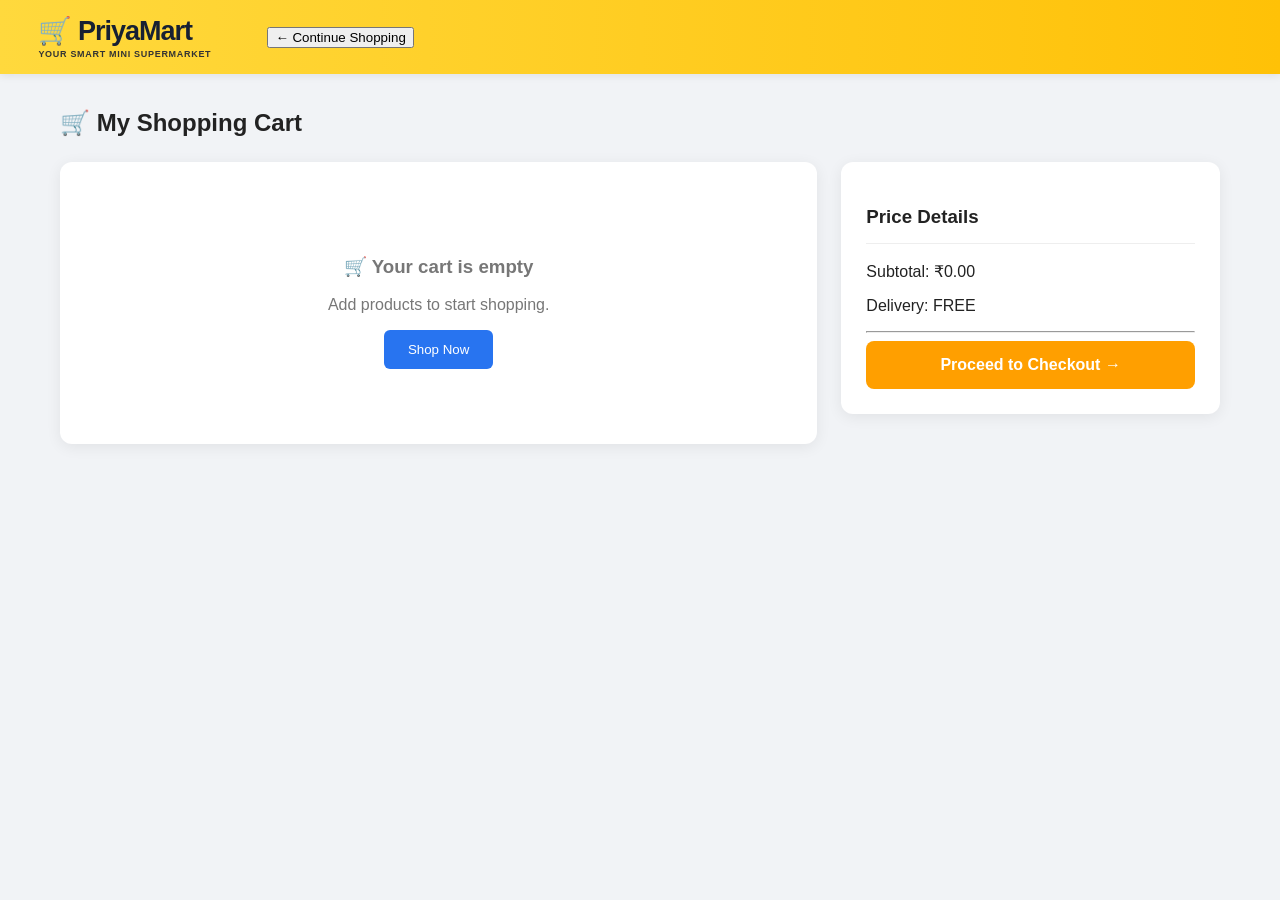
<file: frontend/cart.html>
<!DOCTYPE html>
<html lang="en">
<head>
    <meta charset="UTF-8">
    <meta name="viewport" content="width=device-width, initial-scale=1.0">
    <title>My Cart | PriyaMart</title>
    <link rel="stylesheet" href="style.css">
    <link rel="stylesheet" href="cart.css">
</head>
<body>

<header class="main-header">
    <div class="logo-area"
         onclick="window.location.href='home.html'"
         style="cursor:pointer">
        <h1>🛒 PriyaMart</h1>
        <span>YOUR SMART MINI SUPERMARKET</span>
    </div>

    <button onclick="window.location.href='home.html'">
        ← Continue Shopping
    </button>
</header>

<main class="cart-page">
    <h2>🛒 My Shopping Cart</h2>

    <div class="cart-layout">
        <section class="cart-products">
            <div id="cartItems">
                Your cart is empty.
            </div>
        </section>

        <aside class="cart-summary">
            <h3>Price Details</h3>
            <p>Subtotal: ₹<span id="cartTotal">0.00</span></p>
            <p>Delivery: FREE</p>
            <hr>
            <button class="checkout-btn" onclick="checkout()">
                Proceed to Checkout →
            </button>
        </aside>
    </div>

    <section id="checkoutSection" style="display:none">
        <h2>🚚 Delivery Address</h2>

        <form id="checkoutForm" onsubmit="confirmOrder(event)">
            <input id="deliveryName" placeholder="Full Name" required>
            <input id="deliveryPhone" placeholder="10-digit Phone"
                   pattern="[0-9]{10}" required>
            <textarea id="deliveryAddress"
                      placeholder="Door No., Street, Area" required></textarea>
            <input id="deliveryCity" placeholder="City" required>
            <input id="deliveryState" placeholder="State" required>
            <input id="deliveryPincode" placeholder="6-digit Pincode"
                   pattern="[0-9]{6}" required>

            <h3>💳 Cash on Delivery</h3>
            <p>Pay when your order arrives.</p>

            <button type="submit" class="checkout-btn">
                Confirm Order
            </button>
        </form>
    </section>
</main>

<!-- Full Screen Order Success -->
<div id="orderSuccessScreen" class="order-success-screen">
    <div class="success-content">
        <div class="success-check">✓</div>

        <h1>Order Placed Successfully!</h1>
        <p class="success-subtitle">
            Thank you for shopping with PriyaMart!
        </p>

        <div class="success-details">
            <p>Order ID: <strong id="successOrderId"></strong></p>
            <p>Total Amount: <strong id="successTotal"></strong></p>
            <p>Payment: <strong id="successPayment"></strong></p>
        </div>

        <button onclick="window.location.href='home.html'">
            Continue Shopping →
        </button>
    </div>
</div>


<script src="cart.js"></script>


</body>
</html>
</file>
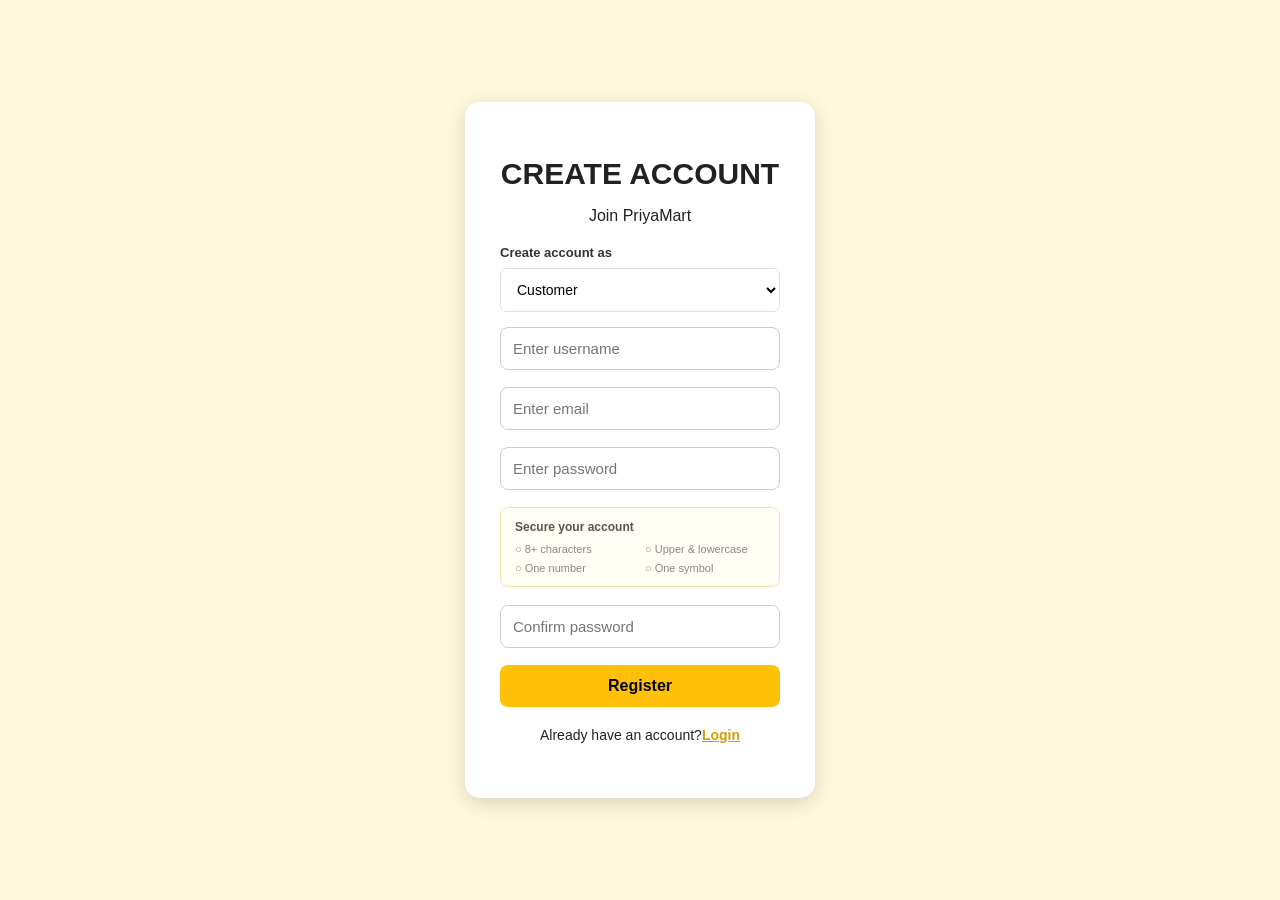
<file: frontend/register.html>
<!DOCTYPE html>
<html lang="en">
<head>
    <meta charset="UTF-8">
    <meta name="viewport" content="width=device-width, initial-scale=1.0">
    <title>Register-PriyaMart</title>
    <link rel="stylesheet" href="style.css">
</head>
<body>
    <div class="register-page">
        <div class="register-box">
            <h1>CREATE ACCOUNT</h1>
            <p>Join PriyaMart</p>
            
<div class="account-type">
    <label for="accountType">Create account as</label>

    <select id="accountType">
        <option value="BUYER">Customer</option>
        <option value="SELLER">Seller</option>
    </select>
</div>

         <input type="text" id="username" placeholder="Enter username">
          <small id="usernameError"></small>
         <input type="email" id="email" placeholder="Enter email">
         <small id="emailError"></small>
         <input type="password" id="password" placeholder="Enter password">
          <small id="passwordError"></small>
          <div class="password-guide" id="passwordGuide">
          <p class="password-title">Secure your account</p>

          <div class="password-rules">
        <span id="ruleLength">○ 8+ characters</span>
             <span id="ruleCase">○ Upper & lowercase</span>
            <span id="ruleNumber">○ One number</span>
              <span id="ruleSymbol">○ One symbol</span>
          </div>
         </div>
         <input type="password" id="confirmPassword" placeholder="Confirm password">
         <small id="confirmPasswordError"></small>
         <div id="registerSuccess" class="register-success"></div>
         <button onclick="register()">Register</button>
         <p class="login-text"> Already have an account?<a href="index.html">Login</a></p>

        </div>
    </div>
    <script src="register.js"></script>
</body>
</html>
</file>
<file: frontend/style.css>
body {
    margin: 0;
    font-family: Arial, sans-serif;
}

.splash-screen {
    height: 100vh;
    background: #ffd43b;

    display: flex;
    flex-direction: column;
    justify-content: center;
    align-items: center;
}

.splash-screen h2 {
    font-size: 30px;
    margin: 10px;
}

.splash-screen h1 {
    font-size: 60px;
    margin: 10px;
}

.splash-screen p {
    font-size: 20px;
    margin: 10px;
}
.splash-screen h2 {
    overflow:hidden;
    white-space:nowrap;
    width: 0;
    animation: welcome 2s steps(14) forwards;
}

@keyframes welcome {
    from {
        width: 0;
    }

    to {
        width: 17ch;
    }
}
.login-page{
    display:none;
    height:100vh;
    justify-content:center;
    align-items: center;
    background-color: #fff8dc;
    
}
.login-box{
    width:350px;
    padding:35px;
    background-color: white;
    border-radius:15px;
    text-align: center;
    box-shadow: 0 5px 20px rgba(0,0,0,0.15);
}
.login-box h2{
    margin-bottom:10px;
    font-size:30px;
}
.login-box p{
    margin-bottom:20px;
}

.login-box input{
    width:100%;
    padding:12px;
    margin-bottom:15px;
    border:1px solid #ccc;
    border-radius:8px;
    font-size:15px;
}
.login-box button{
    width:100%;
    padding:12px;
    border:none;
    border-radius:8px;
    background-color: #ffc107;
    font-size:16px;
    font-weight:bold;
    cursor:pointer;
}

.register-text{
    margin-top:20px;
    font-size:14px;

}

.register-text a{
    color:#d89b00;
    font-weight:bold;
}
#usernameError,
#passwordError{
    display: block;
    width:auto;
    height:auto;

    color:red;
    font-size:13px;
    text-align:left;
    border:none;
    outline:none;
    background: transparent;
    box-shadow: none;
    padding:0;
    margin:-8px 0 10px 0;
}

.register-page {
    margin:0;
    padding:0;
    width:100vw;
    min-height:100vh;
    display: flex;
    justify-content: center;
    align-items: center;
    background-color: #fff8dc;
    box-sizing:border-box;
}

.register-box {
    width: 350px;
    padding: 35px;
    background-color: white;
    border-radius: 15px;
    text-align: center;
    box-shadow: 0 5px 20px rgba(0,0,0,0.15);
    box-sizing:border-box;
}

.register-box h1 {
    margin-bottom: 10px;
    font-size: 30px;
}

.register-box p {
    margin-bottom: 20px;
}

.register-box input {
    width: 100%;
    padding: 12px;
    margin-bottom: 15px;
    border: 1px solid #ccc;
    border-radius: 8px;
    font-size: 15px;
    box-sizing: border-box;
}

.register-box button {
    width: 100%;
    padding: 12px;
    border: none;
    border-radius: 8px;
    background-color: #ffc107;
    font-size: 16px;
    font-weight: bold;
    cursor: pointer;
}

.login-text {
    margin-top: 20px;
    font-size: 14px;
}

.login-text a {
    color: #d89b00;
    font-weight: bold;
}

.register-box small {
    display: block;
    width: 100%;
    color: red;
    font-size: 13px;
    text-align: left;
    margin-top: -8px;
    margin-bottom: 10px;
}

* {
    box-sizing: border-box;
}

html {
    scroll-behavior: smooth;
}

body {
    margin: 0;
    font-family: Arial, Helvetica, sans-serif;
    background: #f5f6f8;
    color: #212121;
}

.main-header {
    min-height: 72px;
    background: #ffc107;
    display: flex;
    align-items: center;
    padding: 10px 5%;
    gap: 30px;
    position: sticky;
    top: 0;
    z-index: 1000;
}

.logo-area {
    min-width: 170px;
}

.logo-area h1 {
    margin: 0;
    font-size: 28px;
    font-weight: 800;
}

.logo-area span {
    font-size: 11px;
    font-weight: 600;
}
.main-search {
    flex: 1;
    display: flex;
    background: white;
    border-radius: 6px;
    overflow: hidden;
}

.main-search input {
    flex: 1;
    border: none;
    outline: none;
    padding: 14px 16px;
    font-size: 15px;
}

.search-btn {
    border: none;
    background: white;
    padding: 0 20px;
    cursor: pointer;
    font-weight: 700;
}

.header-actions {
    display: flex;
    align-items: center;
    gap: 22px;
}

.header-item {
    display: flex;
    flex-direction: column;
    cursor: pointer;
    white-space: nowrap;
}

.header-item span {
    font-size: 11px;
}

.header-item strong {
    font-size: 14px;
}

.cart-header {
    position: relative;
}

#cartCount {
    position: absolute;
    top: -10px;
    right: -10px;
    background: #212121;
    color: white;
    border-radius: 50%;
    min-width: 20px;
    height: 20px;
    display: flex;
    justify-content: center;
    align-items: center;
}

.logout-btn {
    border: 1px solid #212121;
    background: transparent;
    padding: 9px 15px;
    border-radius: 5px;
    font-weight: 700;
    cursor: pointer;
}

.category-nav {
    background: white;
    min-height: 45px;
    padding: 0 5%;
    display: flex;
    align-items: center;
    justify-content: center;
    gap: 35px;
    border-bottom: 1px solid #ddd;
}

.category-nav a {
    text-decoration: none;
    color: #333;
    font-size: 14px;
    font-weight: 600;
}

.category-nav a:hover {
    color: #c48c00;
}

.category-nav .offers-link {
    color: #d32f2f;
}

.hero-section {
    width: 92%;
    max-width: 1400px;
    min-height: 360px;
    margin: 22px auto;
    border-radius: 12px;
    background:
        linear-gradient(
            100deg,
            #fff2b8 0%,
            #ffe16b 55%,
            #ffc107 100%
        );
    display: flex;
    align-items: center;
    justify-content: space-between;
    padding: 45px 7%;
    overflow: hidden;
}

.hero-content {
    max-width: 650px;
}

.hero-small {
    font-size: 12px;
    letter-spacing: 2px;
    font-weight: 800;
}

.hero-content h2 {
    font-size: 46px;
    line-height: 1.12;
    margin: 12px 0;
}

.hero-content p {
    font-size: 17px;
    line-height: 1.6;
    color: #555;
}

.hero-content button {
    margin-top: 10px;
    padding: 13px 27px;
    border: none;
    background: #212121;
    color: white;
    border-radius: 6px;
    font-size: 15px;
    font-weight: 700;
    cursor: pointer;
}

.hero-content button:hover {
    background: #000;
}


/* HERO OFFER */

.hero-offer {
    min-width: 230px;
    text-align: center;
    padding: 25px;
}

.hero-offer span {
    font-size: 13px;
    letter-spacing: 3px;
}

.hero-offer strong {
    display: block;
    font-size: 52px;
    line-height: 1;
    margin: 10px 0;
}

.hero-offer p {
    margin: 0;
}

.benefits {
    width: 92%;
    max-width: 1400px;
    margin: 0 auto 25px;
    background: white;
    display: grid;
    grid-template-columns: repeat(4, 1fr);
    border-radius: 8px;
    border: 1px solid #e6e6e6;
}

.benefit-item {
    display: flex;
    align-items: center;
    gap: 12px;
    padding: 18px 20px;
    border-right: 1px solid #eee;
}

.benefit-item:last-child {
    border-right: none;
}

.benefit-item > span {
    font-size: 23px;
}

.benefit-item strong {
    display: block;
    font-size: 14px;
}

.benefit-item p {
    margin: 4px 0 0;
    font-size: 12px;
    color: #777;
}


.store-container {
    width: 92%;
    max-width: 1400px;
    margin: auto;
}

.category-section,
.products-section {
    margin: 38px 0;
}

.section-heading {
    display: flex;
    align-items: end;
    justify-content: space-between;
    margin-bottom: 18px;
}

.section-heading h2 {
    margin: 3px 0 0;
    font-size: 25px;
}

.section-small {
    margin: 0;
    color: #a47700;
    font-size: 11px;
    letter-spacing: 1.5px;
    font-weight: 800;
}

.section-heading a {
    text-decoration: none;
    color: #555;
    font-size: 14px;
}

.category-grid {
    display: grid;
    grid-template-columns: repeat(5, 1fr);
    gap: 15px;
}

.category-card {
    background: white;
    border: 1px solid #e3e3e3;
    border-radius: 8px;
    padding: 25px 15px;
    text-align: center;
    cursor: pointer;
    transition: 0.2s;
}

.category-card:hover {
    transform: translateY(-3px);
    border-color: #ffc107;
    box-shadow: 0 5px 15px rgba(0,0,0,0.08);
}

.category-icon {
    font-size: 35px;
    margin-bottom: 10px;
}

.category-card h3 {
    margin: 5px 0;
    font-size: 16px;
}

.category-card p {
    margin: 0;
    color: #777;
    font-size: 12px;
}

.smart-budget {
    margin: 40px 0;
    background: #202124;
    color: white;
    border-radius: 10px;
    padding: 35px 40px;
    display: grid;
    grid-template-columns: 1fr 1fr;
    gap: 60px;
    align-items: center;
}

.budget-label {
    color: #ffc107;
    font-size: 11px;
    letter-spacing: 1.5px;
    font-weight: 700;
}

.budget-info h2 {
    font-size: 29px;
    margin: 10px 0;
}

.budget-info p {
    max-width: 500px;
    line-height: 1.6;
    color: #ccc;
}

.budget-control label {
    display: block;
    font-size: 13px;
    margin-bottom: 8px;
}

.budget-input-row {
    display: flex;
    gap: 10px;
}

.rupee-input {
    flex: 1;
    display: flex;
    background: white;
    border-radius: 5px;
    overflow: hidden;
}

.rupee-input span {
    color: #333;
    padding: 13px 0 13px 15px;
}

.rupee-input input {
    width: 100%;
    border: none;
    outline: none;
    padding: 13px 10px;
    font-size: 15px;
}

.budget-input-row button {
    border: none;
    background: #ffc107;
    padding: 0 22px;
    border-radius: 5px;
    font-weight: 700;
    cursor: pointer;
}

.budget-summary {
    margin-top: 20px;
    display: grid;
    grid-template-columns: 1fr 1fr;
    gap: 10px;
}

.budget-summary div {
    background: #303134;
    padding: 15px;
    border-radius: 5px;
}

.budget-summary span {
    display: block;
    color: #aaa;
    font-size: 12px;
    margin-bottom: 5px;
}

.budget-summary strong {
    font-size: 19px;
}


.product-grid,
#productList {
    display: grid;
    grid-template-columns: repeat(4, 1fr);
    gap: 16px;
}

.product-card {
    background: white;
    border: 1px solid #e1e1e1;
    border-radius: 8px;
    padding: 18px;
    min-height: 220px;
    position: relative;
    transition: 0.2s;
}

.product-card:hover {
    box-shadow: 0 5px 18px rgba(0,0,0,0.10);
    transform: translateY(-2px);
}

.product-card h3 {
    font-size: 17px;
    margin: 10px 0;
}

.product-card p {
    color: #666;
    font-size: 13px;
}

.product-card p:nth-of-type(2) {
    color: #111;
    font-size: 18px;
    font-weight: 700;
}

.product-card button {
    width: 100%;
    margin-top: 10px;
    padding: 11px;
    border: 1px solid #e5aa00;
    background: #ffd814;
    border-radius: 20px;
    font-weight: 700;
    cursor: pointer;
}

.product-card button:hover {
    background: #f7ca00;
}

.loading-products {
    padding: 30px;
    color: #777;
}


/* ================= CART ================= */

.cart-section {
    background: white;
    border-radius: 9px;
    border: 1px solid #e1e1e1;
    padding: 28px;
    margin: 40px 0;
}

.cart-title {
    display: flex;
    justify-content: space-between;
    align-items: center;
    border-bottom: 1px solid #eee;
    padding-bottom: 15px;
}

.cart-title h2 {
    margin: 4px 0;
}

.cart-badge {
    font-size: 28px;
}

.empty-cart {
    padding: 35px 10px;
    text-align: center;
    color: #777;
}

.cart-item {
    display: flex;
    justify-content: space-between;
    align-items: center;
    gap: 20px;
    padding: 16px 5px;
    border-bottom: 1px solid #eee;
}

.cart-item button {
    border: 1px solid #ddd;
    background: white;
    border-radius: 5px;
    padding: 8px 13px;
    cursor: pointer;
}

.cart-item button:hover {
    background: #f5f5f5;
}

.cart-total-area {
    display: flex;
    align-items: center;
    justify-content: space-between;
    margin-top: 25px;
}

.cart-total-area span {
    color: #777;
    font-size: 13px;
}

.cart-total-area h2 {
    margin: 5px 0;
    color: #111;
}

.checkout-btn {
    border: none;
    background: #ffc107;
    padding: 14px 30px;
    border-radius: 6px;
    font-weight: 700;
    font-size: 15px;
    cursor: pointer;
}

.checkout-btn:hover {
    background: #e5ac00;
}

.main-footer {
    margin-top: 60px;
    background: #202124;
    color: white;
    padding: 45px 6%;
    display: grid;
    grid-template-columns: 2fr 1fr 1fr 1.5fr;
    gap: 40px;
}

.main-footer h2 {
    color: #ffc107;
    margin-top: 0;
}

.main-footer strong {
    display: block;
    margin-bottom: 14px;
}

.main-footer p,
.main-footer a {
    display: block;
    color: #bbb;
    font-size: 13px;
    line-height: 1.7;
    text-decoration: none;
    margin: 5px 0;
}

.main-footer a:hover {
    color: #ffc107;
}

.footer-bottom {
    background: #171717;
    color: #aaa;
    text-align: center;
    padding: 15px;
    font-size: 12px;
}


@media (max-width: 1000px) {

    .header-actions .header-item {
        display: none;
    }

    .category-nav {
        overflow-x: auto;
        justify-content: flex-start;
    }

    .category-nav a {
        white-space: nowrap;
    }

    .category-grid {
        grid-template-columns: repeat(3, 1fr);
    }

    .product-grid,
    #productList {
        grid-template-columns: repeat(3, 1fr);
    }

    .smart-budget {
        grid-template-columns: 1fr;
        gap: 25px;
    }
}


@media (max-width: 700px) {

    .main-header {
        flex-wrap: wrap;
        gap: 10px;
    }

    .logo-area {
        flex: 1;
    }

    .main-search {
        order: 3;
        flex-basis: 100%;
    }

    .hero-section {
        padding: 35px 25px;
        min-height: 300px;
    }

    .hero-content h2 {
        font-size: 34px;
    }

    .hero-offer {
        display: none;
    }

    .benefits {
        grid-template-columns: 1fr 1fr;
    }

    .benefit-item {
        border-bottom: 1px solid #eee;
    }

    .category-grid {
        grid-template-columns: repeat(2, 1fr);
    }

    .product-grid,
    #productList {
        grid-template-columns: repeat(2, 1fr);
    }

    .main-footer {
        grid-template-columns: 1fr 1fr;
    }
}


@media (max-width: 450px) {

    .category-grid,
    .product-grid,
    #productList {
        grid-template-columns: 1fr;
    }

    .benefits {
        grid-template-columns: 1fr;
    }

    .smart-budget {
        padding: 25px 20px;
    }

    .budget-input-row {
        flex-direction: column;
    }

    .budget-input-row button {
        padding: 13px;
    }

    .cart-total-area {
        align-items: stretch;
        flex-direction: column;
        gap: 15px;
    }

    .main-footer {
        grid-template-columns: 1fr;
    }
}


.hero-image {
    width: 42%;
    display: flex;
    justify-content: center;
    align-items: center;
}

.hero-image img {
    width: 100%;
    max-width: 430px;
    height: 300px;
    object-fit: contain;
    display: block;
    filter: drop-shadow(0 15px 20px rgba(0, 0, 0, 0.15));
}


@media (max-width: 700px) {
    .hero-image {
        width: 100%;
        margin-top: 20px;
    }

    .hero-image img {
        max-width: 280px;
        height: 200px;
    }
}

.category-image {
    width: 100%;
    height: 140px;
    display: flex;
    align-items: center;
    justify-content: center;
    margin-bottom: 15px;
    overflow: hidden;
    border-radius: 10px;
    background: #ffffff;
}

.category-image img {
    width: 100%;
    height: 100%;
    object-fit: contain;
    transition: transform 0.3s ease;
}

.category-card:hover .category-image img {
    transform: scale(1.08);
}

.category-card {
    cursor: pointer;
    transition: transform 0.25s ease,
                box-shadow 0.25s ease;
}

.category-card:hover {
    transform: translateY(-5px);
    box-shadow: 0 10px 25px rgba(0, 0, 0, 0.12);
}

.product-card {
    background: #ffffff;
    border: 1px solid #e1e1e1;
    border-radius: 12px;
    overflow: hidden;
    padding: 15px;
    transition: transform 0.25s ease,
                box-shadow 0.25s ease;
}

.product-card:hover {
    transform: translateY(-5px);
    box-shadow: 0 10px 25px rgba(0, 0, 0, 0.12);
}

.product-image {
    width: 100%;
    height: 180px;
    display: flex;
    justify-content: center;
    align-items: center;
    background: #ffffff;
    margin-bottom: 15px;
    overflow: hidden;
}

.product-image img {
    width: 100%;
    height: 100%;
    object-fit: contain;
    transition: transform 0.3s ease;
}

.product-card:hover .product-image img {
    transform: scale(1.06);
}

.product-category {
    font-size: 12px;
    color: #777;
    text-transform: uppercase;
}

.product-details h3 {
    font-size: 18px;
    margin: 8px 0;
}

.product-price {
    font-size: 20px;
    font-weight: 700;
    margin: 10px 0 16px;
}

.product-details button {
    width: 100%;
    padding: 11px;
    border: 1px solid #d99d00;
    border-radius: 20px;
    background: #ffd814;
    font-weight: 600;
    cursor: pointer;
    transition: 0.2s;
}

.product-details button:hover {
    background: #f7ca00;
}
.cart-item {
    display: grid;
    grid-template-columns: 1fr auto auto auto;
    align-items: center;
    gap: 25px;

    background: #ffffff;
    border: 1px solid #eeeeee;
    border-radius: 12px;

    padding: 18px 20px;
    margin-bottom: 12px;
}

.cart-item p {
    margin: 5px 0 0;
    color: #777;
    font-size: 14px;
}



.quantity-control {
    display: flex;
    align-items: center;
    gap: 10px;

    background: #f5f5f5;
    padding: 5px;
    border-radius: 20px;
}

.quantity-control button {
    width: 30px;
    height: 30px;

    border: none;
    border-radius: 50%;

    background: #ffd814;
    font-size: 18px;
    font-weight: bold;

    cursor: pointer;
}

.quantity-control button:hover {
    background: #f7ca00;
}

.quantity-control span {
    min-width: 22px;
    text-align: center;
    font-weight: 700;
}


.remove-btn {
    border: none;
    background: transparent;
    color: #d32f2f;

    font-weight: 600;
    cursor: pointer;
}

.remove-btn:hover {
    text-decoration: underline;
}


@media (max-width: 700px) {

    .cart-item {
        grid-template-columns: 1fr auto;
        gap: 15px;
    }

    .quantity-control {
        justify-self: start;
    }
}

.password-guide {
    margin: -2px 0 18px;
    padding: 12px 14px;
    background: #fffdf4;
    border: 1px solid #f1e4ad;
    border-radius: 8px;
    text-align: left;
}

.register-box .password-title {
    margin: 0 0 9px;
    font-size: 12px;
    font-weight: 700;
    color: #555;
}

.password-rules {
    display: grid;
    grid-template-columns: 1fr 1fr;
    gap: 7px 10px;
}

.password-rules span {
    font-size: 11px;
    color: #888;
    transition: 0.2s ease;
}

.password-rules .rule-done {
    color: #198754;
    font-weight: 600;
}
.register-success {
    display: none;
    margin-bottom: 12px;
    padding: 10px 12px;
    background: #f0fff4;
    border: 1px solid #b7e4c7;
    border-radius: 8px;
    color: #198754;
    font-size: 13px;
    font-weight: 600;
    text-align: left;
}

.register-success.show {
    display: block;
}

.seller-header {
    background: #ffc107;
    padding: 14px 5%;
    display: flex;
    justify-content: space-between;
    align-items: center;
}

.seller-header h1 {
    margin: 0;
    font-size: 26px;
}

.seller-header span {
    font-size: 12px;
    font-weight: 600;
}

.seller-header button {
    border: 1px solid #222;
    background: transparent;
    padding: 9px 18px;
    border-radius: 6px;
    font-weight: 700;
    cursor: pointer;
}

.seller-container {
    width: 92%;
    max-width: 1200px;
    margin: 35px auto;
}

.seller-title {
    display: flex;
    justify-content: space-between;
    align-items: center;
    margin-bottom: 25px;
}

.seller-title p {
    margin: 0;
    color: #a47700;
    font-size: 11px;
    letter-spacing: 1.5px;
    font-weight: 800;
}

.seller-title h2 {
    margin: 6px 0 0;
    font-size: 28px;
}

.add-product-btn {
    border: none;
    background: #ffc107;
    padding: 12px 20px;
    border-radius: 6px;
    font-weight: 700;
    cursor: pointer;
}

.seller-stats {
    display: grid;
    grid-template-columns: repeat(3, 1fr);
    gap: 18px;
    margin-bottom: 30px;
}

.seller-stat-card {
    background: white;
    border: 1px solid #e5e5e5;
    border-radius: 10px;
    padding: 22px;
}

.seller-stat-card span {
    display: block;
    color: #777;
    font-size: 13px;
    margin-bottom: 8px;
}

.seller-stat-card strong {
    font-size: 28px;
}

.seller-product-form {
    display: none;
    background: white;
    padding: 25px;
    border-radius: 10px;
    border: 1px solid #e5e5e5;
    margin-bottom: 30px;
}

.seller-product-form.show {
    display: block;
}

.seller-product-form h3 {
    margin-top: 0;
}

.seller-product-form input,
.seller-product-form textarea {
    width: 100%;
    padding: 12px;
    margin-bottom: 12px;
    border: 1px solid #ccc;
    border-radius: 7px;
    font-family: inherit;
}

.seller-product-form textarea {
    min-height: 90px;
    resize: vertical;
}

.seller-product-form small {
    display: block;
    color: #d32f2f;
    margin-bottom: 10px;
}

.seller-product-form button {
    border: none;
    background: #ffc107;
    padding: 12px 22px;
    border-radius: 6px;
    font-weight: 700;
    cursor: pointer;
}

.seller-products {
    background: white;
    padding: 25px;
    border-radius: 10px;
    border: 1px solid #e5e5e5;
}

.seller-section-heading {
    display: flex;
    justify-content: space-between;
    align-items: center;
    border-bottom: 1px solid #eee;
    margin-bottom: 15px;
}

@media (max-width: 700px) {
    .seller-stats {
        grid-template-columns: 1fr;
    }

    .seller-title {
        align-items: flex-start;
        gap: 15px;
        flex-direction: column;
    }
}
.seller-product-item {
    display: grid;
    grid-template-columns: 1fr auto auto auto auto;
    gap: 25px;
    align-items: center;
    padding: 16px 5px;
    border-bottom: 1px solid #eee;
}

.seller-product-item strong {
    font-size: 16px;
}

.seller-product-item p {
    margin: 5px 0 0;
    color: #777;
    font-size: 12px;
}

.seller-error {
    color: #d32f2f;
}
.seller-edit-btn {
    border: 1px solid #ffc107;
    background: white;
    padding: 8px 14px;
    border-radius: 6px;
    font-weight: 600;
    cursor: pointer;
}

.seller-edit-btn:hover {
    background: #ffc107;
}

.seller-delete-btn {
    border: 1px solid #dc3545;
    background: white;
    color: #dc3545;
    padding: 8px 14px;
    border-radius: 6px;
    font-weight: 600;
    cursor: pointer;
}

.seller-delete-btn:hover {
    background: #dc3545;
    color: white;
}

#productList {
    display: grid;
    grid-template-columns: repeat(4, minmax(0, 1fr));
    gap: 20px;
    align-items: stretch;
}

.product-card {
    background: #ffffff;
    border: 1px solid #e7e7e7;
    border-radius: 14px;
    padding: 0;
    overflow: hidden;
    position: relative;

    display: flex;
    flex-direction: column;

    min-height: 430px;

    transition:
        transform 0.2s ease,
        box-shadow 0.2s ease,
        border-color 0.2s ease;
}

.product-card:hover {
    transform: translateY(-4px);
    border-color: #f0c84b;
    box-shadow: 0 10px 28px rgba(0, 0, 0, 0.10);
}
.product-image {
    width: 100%;
    height: 190px;

    position: relative;

    display: flex;
    align-items: center;
    justify-content: center;

    padding: 22px;

    background: #fafafa;
    margin: 0;
}

.product-image img {
    width: 100%;
    height: 100%;

    object-fit: contain;

    display: block;

    transition: transform 0.25s ease;
}

.product-card:hover .product-image img {
    transform: scale(1.04);
}

.discount-badge {
    position: absolute;

    top: 12px;
    left: 12px;

    z-index: 5;

    background: #ffc107;
    color: #212121;

    padding: 6px 9px;

    border-radius: 6px;

    font-size: 11px;
    font-weight: 800;
}
.product-card .wishlist-btn {
    position: absolute;

    top: 10px;
    right: 10px;

    z-index: 5;

    width: 36px;
    height: 36px;

    margin: 0;
    padding: 0;

    display: flex;
    align-items: center;
    justify-content: center;

    border: 1px solid #e3e3e3;
    border-radius: 50%;

    background: #ffffff;

    font-size: 20px;
    font-weight: 400;

    cursor: pointer;

    box-shadow: 0 2px 8px rgba(0, 0, 0, 0.06);
}

.product-card .wishlist-btn:hover {
    background: #fff8dc;
    border-color: #ffc107;
}


.product-details {
    padding: 17px;

    display: flex;
    flex-direction: column;

    flex: 1;
}

.product-category {
    color: #8a8a8a;

    font-size: 10px;
    font-weight: 700;

    letter-spacing: 0.7px;
    text-transform: uppercase;

    margin-bottom: 7px;
}

.product-card .product-brand {
    margin: 0 0 6px;

    color: #777;

    font-size: 12px;
}

.product-details h3 {
    margin: 0;

    color: #222;

    font-size: 17px;
    font-weight: 700;
    line-height: 1.35;

    min-height: 46px;
}

.product-card .product-unit {
    margin: 7px 0 10px;

    color: #666;

    font-size: 13px;
}

.price-section {
    display: flex;
    align-items: center;
    flex-wrap: wrap;

    gap: 8px;

    margin: 2px 0 8px;
}

.product-card .product-price {
    margin: 0;

    color: #171717;

    font-size: 20px;
    font-weight: 800;
}

.original-price {
    color: #999;

    font-size: 13px;

    text-decoration: line-through;
}
.product-card .in-stock,
.product-card .out-stock {
    margin: 2px 0 13px;

    font-size: 12px;
    font-weight: 600;
}

.product-card .in-stock {
    color: #18864b;
}

.product-card .out-stock {
    color: #d32f2f;
}




.product-card .add-cart-btn {
    width: 100%;

    margin: auto 0 0;

    padding: 11px 14px;

    border: none;
    border-radius: 8px;

    background: #ffc107;
    color: #212121;

    font-size: 14px;
    font-weight: 700;

    cursor: pointer;

    transition: background 0.2s ease;
}

.product-card .add-cart-btn:hover {
    background: #eeb300;
}

.product-card .add-cart-btn:disabled {
    background: #eeeeee;
    color: #999;

    cursor: not-allowed;
}



@media (max-width: 1100px) {
    #productList {
        grid-template-columns: repeat(3, minmax(0, 1fr));
    }
}

@media (max-width: 750px) {
    #productList {
        grid-template-columns: repeat(2, minmax(0, 1fr));
        gap: 12px;
    }
}

@media (max-width: 480px) {
    #productList {
        grid-template-columns: 1fr;
    }
}

.product-card .wishlist-btn.active {
    color: #e53935;
    background: #fff5f5;
    border-color: #ffcdd2;
}

.product-card .wishlist-btn.active:hover {
    background: #ffecec;
}

/* ===== WISHLIST PAGE ===== */

.wishlist-page {
    width: 92%;
    max-width: 1400px;
    margin: 35px auto;
}

.wishlist-page-heading {
    margin-bottom: 25px;
}

.wishlist-page-heading h2 {
    margin: 5px 0;
    font-size: 28px;
}

#wishlistCountText {
    color: #777;
    font-size: 14px;
}

.wishlist-product-grid {
    display: grid;
    grid-template-columns: repeat(4, 1fr);
    gap: 20px;
}

.wishlist-card {
    background: white;
    border: 1px solid #e5e5e5;
    border-radius: 14px;
    overflow: hidden;
    transition: 0.2s;
}

.wishlist-card:hover {
    transform: translateY(-3px);
    box-shadow: 0 8px 22px rgba(0,0,0,0.08);
}

.wishlist-card-image {
    height: 190px;
    padding: 20px;
    background: #fafafa;
}

.wishlist-card-image img {
    width: 100%;
    height: 100%;
    object-fit: contain;
}

.wishlist-card-content {
    padding: 18px;
}

.wishlist-card-content span {
    color: #888;
    font-size: 11px;
    text-transform: uppercase;
}

.wishlist-card-content h3 {
    margin: 8px 0;
    font-size: 17px;
}

.wishlist-card-content p {
    color: #777;
    font-size: 12px;
    min-height: 20px;
}

.wishlist-card-content strong {
    display: block;
    font-size: 20px;
    margin: 12px 0;
}

.wishlist-actions {
    display: flex;
    gap: 8px;
}

.wishlist-actions button {
    flex: 1;
    padding: 10px;
    border-radius: 7px;
    font-weight: 700;
    cursor: pointer;
}

.wishlist-shop-btn {
    background: #ffc107;
    border: none;
}

.wishlist-remove-btn {
    background: white;
    border: 1px solid #ddd;
    color: #d32f2f;
}

.wishlist-empty {
    grid-column: 1 / -1;
    padding: 70px 20px;
    background: white;
    border-radius: 12px;
    text-align: center;
}

.wishlist-empty button {
    border: none;
    background: #ffc107;
    padding: 12px 22px;
    border-radius: 7px;
    font-weight: 700;
    cursor: pointer;
}

@media (max-width: 1000px) {
    .wishlist-product-grid {
        grid-template-columns: repeat(3, 1fr);
    }
}

@media (max-width: 700px) {
    .wishlist-product-grid {
        grid-template-columns: repeat(2, 1fr);
    }
}

@media (max-width: 450px) {
    .wishlist-product-grid {
        grid-template-columns: 1fr;
    }
}

/* ========================================
   PRIYAMART PREMIUM HEADER
======================================== */

.main-header {
    width: 100%;
    min-height: 74px;

    display: flex;
    align-items: center;

    gap: 24px;
    padding: 10px 3%;

    background: linear-gradient(
        90deg,
        #ffd93d,
        #ffc107
    );

    position: sticky;
    top: 0;
    z-index: 1000;

    box-shadow: 0 2px 8px rgba(0,0,0,0.08);
}

.logo-area {
    min-width: 205px;
    cursor: pointer;
}

.logo-area h1 {
    margin: 0;

    color: #172033;

    font-size: 27px;
    font-weight: 900;
    letter-spacing: -1px;
}

.logo-area span {
    display: block;

    margin-top: 2px;

    font-size: 9px;
    font-weight: 800;
    letter-spacing: .7px;

    color: #333;
}


/* LOCATION */

.delivery-location {
    display: flex;
    align-items: center;

    gap: 7px;

    min-width: 125px;
}

.location-icon {
    font-size: 25px;
}

.delivery-location small {
    display: block;

    font-size: 10px;
    color: #555;
}

.delivery-location strong {
    display: block;

    font-size: 12px;
    white-space: nowrap;
}


/* SEARCH */

.main-search {
    height: 46px;

    flex: 1;

    display: flex;
    align-items: center;

    background: #fff;

    border-radius: 10px;

    overflow: hidden;

    box-shadow: 0 2px 6px rgba(0,0,0,.08);
}

.search-icon {
    padding-left: 16px;

    font-size: 20px;
    color: #555;
}

.main-search input {
    min-width: 0;
    flex: 1;

    height: 100%;

    padding: 0 14px;

    border: none;
    outline: none;

    font-size: 14px;
}

.search-btn {
    height: 38px;

    margin-right: 4px;

    padding: 0 23px;

    border: none;
    border-radius: 9px;

    background: #ffc107;

    color: #111;

    font-size: 13px;
    font-weight: 800;

    cursor: pointer;
}

.search-btn:hover {
    background: #f0b400;
}


/* HEADER ACTIONS */

.header-actions {
    display: flex;
    align-items: center;

    gap: 17px;
}

.header-item {
    min-width: 45px;

    display: flex;
    flex-direction: column;
    align-items: center;

    cursor: pointer;

    white-space: nowrap;
}

.header-item span {
    font-size: 15px;
}

.header-item strong {
    margin-top: 2px;

    font-size: 11px;
    font-weight: 800;
}

.account-item {
    align-items: flex-start;
}

.account-item span {
    font-size: 9px;
}


/* CART BADGE */

.cart-header {
    position: relative;
}

#cartCount {
    position: absolute;

    top: -6px;
    right: -5px;

    min-width: 18px;
    height: 18px;

    display: flex;
    align-items: center;
    justify-content: center;

    padding: 2px;

    border-radius: 50%;

    background: #ef3340;
    color: #fff;

    font-size: 9px;
    font-weight: 800;
}


/* LOGOUT */

.logout-btn {
    padding: 10px 16px;

    border: 1px solid #333;
    border-radius: 7px;

    background: rgba(255,255,255,.18);

    font-size: 12px;
    font-weight: 800;

    cursor: pointer;
}

.logout-btn:hover {
    background: white;
}


/* ========================================
   PREMIUM CATEGORY NAV
======================================== */

.category-nav {
    min-height: 56px;

    display: flex;
    align-items: center;
    justify-content: center;

    gap: 31px;

    padding: 7px 3%;

    background: #fff;

    border-bottom: 1px solid #e9e9e9;

    overflow-x: auto;
}

.category-nav a {
    padding: 9px 12px;

    color: #1e2533;

    text-decoration: none;

    font-size: 12px;
    font-weight: 700;

    white-space: nowrap;

    border-radius: 20px;

    transition: .2s;
}

.category-nav a:hover {
    background: #fff4c4;
    color: #111;
}

.category-nav .nav-home {
    padding: 10px 18px;

    background: #ffc107;
    color: #111;
}

.category-nav .offers-link {
    color: #e32636;
}


/* RESPONSIVE */

@media (max-width: 1100px) {

    .delivery-location {
        display: none;
    }

    .header-actions {
        gap: 10px;
    }
}

@media (max-width: 800px) {

    .main-header {
        flex-wrap: wrap;
    }

    .logo-area {
        min-width: auto;
        flex: 1;
    }

    .main-search {
        order: 3;
        flex-basis: 100%;
    }

    .header-actions .account-item {
        display: none;
    }

    .category-nav {
        justify-content: flex-start;
    }
}

/* ===== PREMIUM HERO ===== */

.hero-section {
    width: 94%;
    max-width: 1450px;
    min-height: 310px;

    margin: 18px auto 0;
    padding: 35px 6%;

    display: grid;
    grid-template-columns: 1.05fr 1fr .65fr;
    align-items: center;
    gap: 25px;

    position: relative;
    overflow: hidden;

    border-radius: 16px;

    background:
        linear-gradient(
            110deg,
            #fff4c7 0%,
            #ffe16b 52%,
            #ffc928 100%
        );
}

.hero-content {
    position: relative;
    z-index: 2;
}

.hero-small {
    margin: 0;

    color: #b57a00;

    font-size: 11px;
    font-weight: 900;
    letter-spacing: 1.5px;
}

.hero-content h2 {
    margin: 12px 0 8px;

    color: #172033;

    font-size: 52px;
    line-height: .98;
    font-weight: 900;
}

.hero-content h2 span {
    display: block;
    color: #f05a17;
}

.hero-description {
    margin: 15px 0;

    color: #444;

    font-size: 16px;
}

.hero-content button {
    margin-top: 8px;

    padding: 12px 25px;

    border: none;
    border-radius: 25px;

    background: #172033;
    color: white;

    font-weight: 800;

    cursor: pointer;
}

.hero-content button:hover {
    background: #000;
}


/* IMAGE */

.hero-image {
    width: 100%;
    height: 250px;

    display: flex;
    align-items: center;
    justify-content: center;
}

.hero-image img {
    width: 100%;
    height: 100%;

    object-fit: contain;

    filter: drop-shadow(
        0 12px 15px rgba(0,0,0,.13)
    );
}


/* OFFER CARD */

.hero-discount {
    padding: 28px 20px;

    background: rgba(255,255,255,.94);

    border-radius: 14px;

    text-align: center;

    transform: rotate(-3deg);

    box-shadow: 0 8px 20px rgba(0,0,0,.08);
}

.hero-discount small {
    display: block;

    color: #172033;

    font-size: 15px;
    font-weight: 900;
}

.hero-discount strong {
    display: block;

    margin: 4px 0;

    color: #f05a17;

    font-size: 34px;
    font-weight: 900;
}

.hero-discount span {
    color: #172033;

    font-size: 13px;
    font-weight: 800;
}


@media (max-width: 800px) {

    .hero-section {
        grid-template-columns: 1fr;
        padding: 30px;
    }

    .hero-content h2 {
        font-size: 40px;
    }

    .hero-image {
        height: 190px;
    }

    .hero-discount {
        display: none;
    }
}
/* ===== HOME POLISH ===== */

body {
    background: #f6f7f9;
}

.store-container {
    width: 94%;
    max-width: 1450px;
    margin: auto;
}

.premium-benefits {
    width: 94%;
    max-width: 1450px;
    margin: 0 auto 25px;

    display: grid;
    grid-template-columns: repeat(4, 1fr);

    background: #fffdf5;
    border-radius: 0 0 14px 14px;

    padding: 17px 25px;
}

.premium-benefits .benefit-item {
    display: flex;
    align-items: center;
    justify-content: center;
    gap: 12px;
}

.benefit-icon {
    width: 38px;
    height: 38px;

    display: flex;
    align-items: center;
    justify-content: center;

    border-radius: 50%;

    background: #fff0ad;
    font-size: 17px;
}

.premium-benefits strong {
    font-size: 13px;
}

.premium-benefits p {
    margin: 3px 0 0;
    color: #777;
    font-size: 11px;
}


/* CATEGORIES */

.category-section {
    margin: 28px 0 35px;
}

.section-heading {
    display: flex;
    align-items: end;
    justify-content: space-between;

    margin-bottom: 15px;
}

.section-heading h2 {
    margin: 3px 0 0;
    color: #172033;
    font-size: 25px;
}

.section-small {
    margin: 0;

    color: #c48600;

    font-size: 10px;
    font-weight: 900;
    letter-spacing: 2px;
}

.category-grid {
    display: grid;
    grid-template-columns: repeat(7, minmax(0, 1fr));
    gap: 13px;
}

.category-card {
    min-width: 0;
    padding: 10px;

    background: white;

    border: 1px solid #e6e6e6;
    border-radius: 11px;

    cursor: pointer;

    transition: .2s;
}

.category-card:hover {
    transform: translateY(-3px);

    border-color: #ffc107;

    box-shadow: 0 7px 18px rgba(0,0,0,.07);
}

.category-image {
    width: 100%;
    height: 105px;

    display: flex;
    align-items: center;
    justify-content: center;

    overflow: hidden;

    background: #fafafa;
    border-radius: 8px;
}

.category-image img {
    width: 100%;
    height: 100%;

    object-fit: contain;
}

.category-card h3 {
    margin: 10px 0 3px;

    color: #222;

    font-size: 13px;
}

.category-card p {
    margin: 0;

    color: #888;

    font-size: 10px;
}

@media (max-width: 1000px) {
    .category-grid {
        grid-template-columns: repeat(4, 1fr);
    }

    .premium-benefits {
        grid-template-columns: repeat(2, 1fr);
        gap: 18px;
    }
}

/* ===== PREMIUM PRODUCT CARDS ===== */

.product-grid {
    display: grid;
    grid-template-columns: repeat(5, minmax(0, 1fr));
    gap: 15px;
}

.product-card {
    min-width: 0;
    overflow: hidden;

    background: #fff;

    border: 1px solid #e5e7eb;
    border-radius: 12px;

    transition: .2s ease;
}

.product-card:hover {
    transform: translateY(-3px);

    border-color: #ffc107;

    box-shadow: 0 10px 25px rgba(0,0,0,.08);
}

.product-image {
    height: 175px;

    position: relative;

    display: flex;
    align-items: center;
    justify-content: center;

    padding: 14px;

    background: #fafafa;
}

.product-image img {
    width: 100%;
    height: 100%;

    object-fit: contain;
}

.discount-badge {
    position: absolute;
    top: 10px;
    left: 10px;

    padding: 5px 8px;

    background: #ffc107;
    color: #111;

    border-radius: 5px;

    font-size: 10px;
    font-weight: 900;
}

.wishlist-btn {
    position: absolute;
    top: 9px;
    right: 9px;

    width: 34px;
    height: 34px;

    border: 1px solid #e5e5e5;
    border-radius: 50%;

    background: white;

    font-size: 18px;
    cursor: pointer;

    z-index: 3;
}

.wishlist-btn.active {
    color: #e53935;
    background: #fff3f3;
}

.product-details {
    padding: 14px;
}

.product-category {
    color: #888;

    font-size: 9px;
    font-weight: 800;
    letter-spacing: 1px;

    text-transform: uppercase;
}

.product-details h3 {
    height: 38px;

    margin: 7px 0 3px;

    overflow: hidden;

    color: #172033;

    font-size: 15px;
    line-height: 19px;
}

.product-meta {
    height: 17px;

    margin: 0 0 8px;

    color: #777;

    font-size: 10px;
}

.product-rating {
    display: flex;
    align-items: center;
    gap: 7px;

    margin: 8px 0;
}

.product-rating span {
    padding: 3px 6px;

    background: #16883e;
    color: white;

    border-radius: 4px;

    font-size: 10px;
    font-weight: 800;
}

.product-rating small {
    color: #777;
    font-size: 9px;
}

.price-section {
    display: flex;
    align-items: center;
    gap: 7px;

    min-height: 28px;
}

.product-price {
    color: #111;

    font-size: 19px;
    font-weight: 900;
}

.original-price {
    color: #999;

    font-size: 11px;

    text-decoration: line-through;
}

.in-stock,
.out-stock {
    margin: 5px 0 11px;

    font-size: 10px;
    font-weight: 700;
}

.in-stock {
    color: #138a3d;
}

.out-stock {
    color: #e53935;
}

.add-cart-btn {
    width: 100%;
    height: 38px;

    border: none;
    border-radius: 7px;

    background: #ffc107;
    color: #111;

    font-size: 12px;
    font-weight: 800;

    cursor: pointer;
}

.add-cart-btn:hover:not(:disabled) {
    background: #f0b400;
}

.add-cart-btn:disabled {
    background: #eeeeee;
    color: #999;

    cursor: not-allowed;
}


/* QUANTITY INSIDE PRODUCT CARD */

.card-quantity {
    width: 100%;
    height: 38px;

    display: grid;
    grid-template-columns: 42px 1fr 42px;
    align-items: center;

    overflow: hidden;

    border: 2px solid #ffc107;
    border-radius: 7px;
}

.card-quantity button {
    height: 100%;

    border: none;

    background: #ffc107;

    font-size: 19px;
    font-weight: 900;

    cursor: pointer;
}

.card-quantity strong {
    text-align: center;

    font-size: 13px;
}


@media (max-width: 1200px) {

    .product-grid {
        grid-template-columns: repeat(4, 1fr);
    }
}

@media (max-width: 850px) {

    .product-grid {
        grid-template-columns: repeat(3, 1fr);
    }
}

@media (max-width: 600px) {

    .product-grid {
        grid-template-columns: repeat(2, 1fr);
    }
}

.orders-header {
    min-height: 70px;
    padding: 0 5%;

    display: flex;
    align-items: center;
    justify-content: space-between;

    background: #ffc107;
    border-bottom: 1px solid #e6ae00;
}

.orders-logo {
    font-size: 24px;
    cursor: pointer;
}

.orders-header button {
    padding: 10px 18px;

    border: 1px solid #111;
    border-radius: 7px;

    background: white;

    font-weight: 700;
    cursor: pointer;
}

.orders-page {
    width: 92%;
    max-width: 1100px;

    margin: 35px auto 70px;
}

.orders-heading {
    margin-bottom: 25px;
}

.orders-heading h1 {
    margin: 3px 0;

    color: #172033;
    font-size: 32px;
}

.orders-heading p {
    color: #6b7280;
}

.section-small {
    color: #c18c00 !important;

    font-size: 11px;
    font-weight: 900;
    letter-spacing: 1.5px;
}

.order-card {
    margin-bottom: 20px;

    overflow: hidden;

    background: white;

    border: 1px solid #e5e7eb;
    border-radius: 12px;

    box-shadow: 0 4px 15px rgba(0,0,0,.04);
}

.order-card-top {
    padding: 17px 20px;

    display: flex;
    align-items: center;
    justify-content: space-between;

    background: #fffaf0;

    border-bottom: 1px solid #eeeeee;
}

.order-card-top > div {
    display: flex;
    flex-direction: column;
    gap: 3px;
}

.order-label {
    color: #888;

    font-size: 9px;
    font-weight: 800;
    letter-spacing: 1px;
}

.order-status {
    padding: 6px 11px;

    border-radius: 20px;

    background: #fff1bd;
    color: #8a6500;

    font-size: 10px;
    font-weight: 900;
}

.order-status.delivered {
    background: #e5f7ea;
    color: #16803a;
}

.order-status.cancelled {
    background: #ffe9e9;
    color: #d32f2f;
}

.order-info {
    padding: 18px 20px;

    display: flex;
    gap: 70px;
}

.order-info div {
    display: flex;
    flex-direction: column;
    gap: 4px;
}

.order-info span {
    color: #888;
    font-size: 10px;
}

.order-info strong {
    color: #172033;
    font-size: 14px;
}


/* ORDER TRACKING */

.order-progress {
    padding: 15px 30px 25px;

    display: flex;
    justify-content: space-between;

    position: relative;
}

.progress-step {
    flex: 1;

    display: flex;
    flex-direction: column;
    align-items: center;
    gap: 7px;

    position: relative;

    color: #aaa;

    font-size: 9px;
    font-weight: 700;
}

.progress-step:not(:last-child)::after {
    content: "";

    position: absolute;

    width: 100%;
    height: 3px;

    top: 13px;
    left: 50%;

    background: #e5e7eb;

    z-index: 0;
}

.progress-step.completed:not(:last-child)::after {
    background: #ffc107;
}

.progress-circle {
    width: 28px;
    height: 28px;

    display: flex;
    align-items: center;
    justify-content: center;

    position: relative;
    z-index: 2;

    border-radius: 50%;

    background: #e5e7eb;
    color: #777;

    font-size: 10px;
}

.progress-step.completed .progress-circle {
    background: #ffc107;
    color: #111;

    font-weight: 900;
}

.progress-step.completed {
    color: #222;
}

.cancelled-order {
    width: 100%;

    padding: 12px;

    text-align: center;

    border-radius: 7px;

    background: #fff0f0;
    color: #d32f2f;

    font-weight: 800;
}

.order-card-bottom {
    padding: 14px 20px;

    display: flex;
    align-items: center;
    justify-content: space-between;

    border-top: 1px solid #eeeeee;
}

.order-card-bottom span {
    color: #777;
    font-size: 10px;
}

.order-card-bottom button {
    padding: 9px 15px;

    border: none;
    border-radius: 6px;

    background: #ffc107;

    font-size: 11px;
    font-weight: 800;

    cursor: pointer;
}

.order-items {
    padding: 0 20px;
}

.order-items:not(:empty) {
    padding-top: 17px;
    padding-bottom: 17px;

    border-top: 1px solid #eeeeee;
}

.order-items h4 {
    margin: 0 0 12px;

    color: #172033;
}

.order-product {
    padding: 11px 0;

    display: flex;
    align-items: center;
    justify-content: space-between;

    border-bottom: 1px solid #f0f0f0;
}

.order-product > div {
    display: flex;
    flex-direction: column;
    gap: 4px;
}

.order-product span {
    color: #777;
    font-size: 10px;
}

.no-orders,
.orders-error,
.orders-loading {
    padding: 60px 20px;

    text-align: center;

    background: white;

    border: 1px solid #eeeeee;
    border-radius: 12px;
}

.no-orders-icon {
    margin-bottom: 10px;
    font-size: 45px;
}

.no-orders button {
    margin-top: 15px;
    padding: 11px 20px;

    border: none;
    border-radius: 7px;

    background: #ffc107;

    font-weight: 800;
    cursor: pointer;
}


@media (max-width: 650px) {

    .order-info {
        gap: 30px;
    }

    .order-progress {
        padding-left: 10px;
        padding-right: 10px;
    }

    .progress-step span {
        font-size: 7px;
    }

    .order-card-bottom {
        gap: 15px;
        align-items: flex-start;
        flex-direction: column;
    }
}
.profile-header {
    width: 100%;
    min-height: 72px;
    padding: 0 5%;
    box-sizing: border-box;

    display: flex;
    align-items: center;
    justify-content: space-between;

    background: linear-gradient(135deg, #ffd21c, #ffc107);
    border-bottom: 1px solid #e2aa00;
    box-shadow: 0 3px 12px rgba(0,0,0,.08);
}

.profile-logo {
    color: #111827;
    font-size: 25px;
    font-weight: 900;
    cursor: pointer;
}

.profile-header button {
    padding: 10px 18px;

    background: #ffffff;
    color: #111827;

    border: 1px solid rgba(0,0,0,.15);
    border-radius: 8px;

    font-weight: 700;
    cursor: pointer;
}

.profile-header button:hover {
    background: #fff8dc;
}


.profile-page {
    width: 92%;
    max-width: 1200px;

    margin: 35px auto 70px;
}


.profile-title {
    margin-bottom: 25px;
}

.profile-title > p {
    margin: 0 0 5px;

    color: #b17e00;

    font-size: 11px;
    font-weight: 900;
    letter-spacing: 1.5px;
}

.profile-title h1 {
    margin: 0;

    color: #172033;

    font-size: 34px;
    font-weight: 800;
}

.profile-title > span {
    display: block;

    margin-top: 7px;

    color: #6b7280;
    font-size: 14px;
}


/* MAIN PROFILE LAYOUT */

.profile-layout {
    display: grid;
    grid-template-columns: 270px 1fr;
    gap: 25px;

    align-items: start;
}


/* LEFT SIDEBAR */

.profile-sidebar {
    padding: 28px 20px;

    background: #ffffff;

    border: 1px solid #e5e7eb;
    border-radius: 14px;

    text-align: center;

    box-shadow: 0 5px 20px rgba(0,0,0,.05);
}

.profile-avatar {
    width: 76px;
    height: 76px;

    margin: 0 auto 13px;

    display: flex;
    align-items: center;
    justify-content: center;

    border-radius: 50%;

    background: #ffc107;
    color: #111827;

    font-size: 30px;
    font-weight: 900;

    box-shadow: 0 5px 15px rgba(255,193,7,.25);
}

.profile-sidebar h3 {
    margin: 5px 0;

    color: #172033;

    font-size: 18px;
}

.profile-sidebar > p {
    margin: 0;

    color: #6b7280;

    font-size: 12px;
    word-break: break-word;
}


.profile-menu {
    margin-top: 25px;

    display: flex;
    flex-direction: column;
    gap: 8px;
}

.profile-menu button {
    width: 100%;
    padding: 12px 13px;

    border: none;
    border-radius: 8px;

    background: #f8f9fa;
    color: #374151;

    text-align: left;

    font-size: 12px;
    font-weight: 700;

    cursor: pointer;

    transition: .2s;
}

.profile-menu button:hover {
    background: #fff4c2;
}

.profile-menu .profile-menu-active {
    background: #ffc107;
    color: #111827;
}


/* RIGHT CONTENT */

.profile-content {
    display: flex;
    flex-direction: column;
    gap: 22px;
}

.account-card {
    padding: 25px;

    background: #ffffff;

    border: 1px solid #e5e7eb;
    border-radius: 14px;

    box-shadow: 0 5px 20px rgba(0,0,0,.05);
}


.account-card-heading {
    margin-bottom: 22px;

    display: flex;
    align-items: center;
    justify-content: space-between;

    gap: 15px;

    padding-bottom: 17px;

    border-bottom: 1px solid #eeeeee;
}

.account-card-heading h2 {
    margin: 0 0 4px;

    color: #172033;

    font-size: 19px;
}

.account-card-heading p {
    margin: 0;

    color: #6b7280;

    font-size: 11px;
}


.verified-account,
.address-badge {
    padding: 7px 11px;

    border-radius: 20px;

    background: #fff4c2;
    color: #8a6500;

    font-size: 10px;
    font-weight: 800;
}


/* PERSONAL INFORMATION */

.profile-info-grid {
    display: grid;
    grid-template-columns: 1fr 1fr;
    gap: 16px;
}

.profile-field {
    padding: 14px;

    background: #f9fafb;

    border: 1px solid #e5e7eb;
    border-radius: 9px;
}

.profile-field label {
    display: block;

    margin-bottom: 6px;

    color: #6b7280;

    font-size: 10px;
    font-weight: 700;
}

.profile-field div {
    color: #172033;

    font-size: 13px;
    font-weight: 700;
}


/* ADDRESS FORM */

.address-grid {
    display: grid;
    grid-template-columns: 1fr 1fr;
    gap: 17px;
}

.form-group {
    display: flex;
    flex-direction: column;
}

.form-group.full-field {
    grid-column: 1 / -1;
}

.form-group label {
    margin-bottom: 7px;

    color: #374151;

    font-size: 11px;
    font-weight: 800;
}

.form-group input {
    width: 100%;
    height: 44px;

    box-sizing: border-box;

    padding: 0 13px;

    background: #ffffff;
    color: #172033;

    border: 1px solid #d1d5db;
    border-radius: 8px;

    outline: none;

    font-family: inherit;
    font-size: 12px;

    transition: .2s;
}

.form-group input:focus {
    border-color: #ffc107;

    box-shadow: 0 0 0 3px rgba(255,193,7,.15);
}


#addressMessage {
    min-height: 18px;

    margin: 14px 0 7px;

    font-size: 11px;
    font-weight: 700;
}


.save-address-btn {
    min-width: 200px;

    padding: 12px 20px;

    border: none;
    border-radius: 8px;

    background: #ffc107;
    color: #111827;

    font-size: 12px;
    font-weight: 900;

    cursor: pointer;

    transition: .2s;
}

.save-address-btn:hover {
    background: #eeb400;

    transform: translateY(-1px);
}


/* PAGE BACKGROUND */

body {
    background: #f6f7f9;
}


/* RESPONSIVE */

@media (max-width: 850px) {

    .profile-layout {
        grid-template-columns: 1fr;
    }

    .profile-menu {
        display: grid;
        grid-template-columns: 1fr 1fr;
    }
}


@media (max-width: 600px) {

    .profile-page {
        width: 94%;
        margin-top: 22px;
    }

    .profile-title h1 {
        font-size: 27px;
    }

    .profile-info-grid,
    .address-grid {
        grid-template-columns: 1fr;
    }

    .form-group.full-field {
        grid-column: auto;
    }

    .profile-menu {
        grid-template-columns: 1fr;
    }

    .account-card {
        padding: 18px;
    }

    .profile-header {
        padding: 0 3%;
    }
}
/* =========================================
   PRIYAMART FINAL MOBILE SHOPPING APP
========================================= */

@media (max-width: 600px) {

    body {
        overflow-x: hidden;
        background: #f5f6f8;
    }

    /* HEADER */

    .main-header {
        width: 100%;
        min-height: auto;
        padding: 10px 12px 12px;
        gap: 8px;
        flex-wrap: wrap;
        position: sticky;
        top: 0;
    }

    .logo-area {
        min-width: 0;
        flex: 1;
    }

    .logo-area h1 {
        font-size: 21px;
    }

    .logo-area span {
        font-size: 7px;
    }

    .delivery-location {
        display: none;
    }

    .header-actions {
        gap: 10px;
    }

    .header-actions .account-item,
    .header-actions .orders-item,
    .header-actions .wishlist-item {
        display: none;
    }

    .header-item strong {
        font-size: 10px;
    }

    .logout-btn {
        padding: 7px 9px;
        font-size: 10px;
    }

    /* SEARCH */

    .main-search {
        order: 10;
        width: 100%;
        flex: 0 0 100%;
        height: 43px;
        border-radius: 8px;
    }

    .main-search input {
        font-size: 13px;
        padding: 0 8px;
    }

    .search-icon {
        padding-left: 12px;
        font-size: 16px;
    }

    .search-btn {
        height: 35px;
        padding: 0 13px;
        font-size: 11px;
    }

    /* CATEGORY SCROLL */

    .category-nav {
        width: 100%;
        min-height: 48px;
        justify-content: flex-start;
        gap: 5px;
        padding: 6px 10px;
        overflow-x: auto;
        flex-wrap: nowrap;
        scrollbar-width: none;
    }

    .category-nav::-webkit-scrollbar {
        display: none;
    }

    .category-nav a {
        flex: 0 0 auto;
        padding: 8px 12px;
        font-size: 11px;
        background: #fff;
        border: 1px solid #eee;
    }

    /* HERO */

    .hero-section {
        width: calc(100% - 20px);
        min-height: auto;
        margin: 12px 10px;
        padding: 22px 18px;
        flex-direction: column;
        align-items: flex-start;
    }

    .hero-content {
        width: 100%;
    }

    .hero-small {
        font-size: 9px;
    }

    .hero-content h2 {
        font-size: 27px;
        line-height: 1.15;
        margin: 8px 0;
    }

    .hero-content p {
        font-size: 12px;
        line-height: 1.5;
    }

    .hero-content button {
        padding: 10px 17px;
        font-size: 12px;
    }

    .hero-image {
        width: 100%;
        margin-top: 12px;
    }

    .hero-image img {
        width: 100%;
        max-width: 250px;
        height: 160px;
        margin: auto;
    }

    .hero-offer {
        display: none;
    }

    /* BENEFITS */

    .benefits {
        width: calc(100% - 20px);
        margin: 10px;
        grid-template-columns: repeat(2, 1fr);
    }

    .benefit-item {
        padding: 11px 8px;
        gap: 7px;
    }

    .benefit-item > span {
        font-size: 18px;
    }

    .benefit-item strong {
        font-size: 10px;
    }

    .benefit-item p {
        font-size: 9px;
    }

    /* MAIN CONTAINER */

    .store-container {
        width: calc(100% - 20px);
        margin: 0 10px;
    }

    .category-section,
    .products-section {
        margin: 24px 0;
    }

    .section-heading h2 {
        font-size: 20px;
    }

    /* CATEGORIES - TWO PER ROW */

    .category-grid {
        grid-template-columns: repeat(2, minmax(0, 1fr)) !important;
        gap: 9px;
    }

    .category-card {
        padding: 10px;
        border-radius: 10px;
    }

    .category-image {
        height: 90px;
        margin-bottom: 7px;
    }

    .category-card h3 {
        font-size: 12px;
    }

    .category-card p {
        font-size: 9px;
    }

    /* PRODUCTS - TWO PER ROW */

    #productList,
    .product-grid {
        grid-template-columns: repeat(2, minmax(0, 1fr)) !important;
        gap: 9px !important;
    }

    .product-card {
        min-width: 0;
        min-height: 340px;
        border-radius: 10px;
    }

    .product-image {
        height: 135px;
        padding: 12px;
    }

    .discount-badge {
        top: 7px;
        left: 7px;
        padding: 4px 6px;
        font-size: 8px;
    }

    .product-card .wishlist-btn {
        top: 6px;
        right: 6px;
        width: 29px;
        height: 29px;
        font-size: 16px;
    }

    .product-details {
        padding: 10px;
    }

    .product-category {
        font-size: 8px;
    }

    .product-details h3 {
        font-size: 13px;
        line-height: 1.3;
        min-height: 34px;
    }

    .product-meta {
        font-size: 10px !important;
    }

    .product-rating {
        font-size: 10px;
    }

    .product-card .product-price {
        font-size: 16px;
    }

    .original-price {
        font-size: 10px;
    }

    .product-card .in-stock,
    .product-card .out-stock {
        font-size: 9px;
        margin-bottom: 8px;
    }

    .product-card .add-cart-btn {
        padding: 9px 5px;
        font-size: 10px;
    }

    .card-quantity {
        height: 35px;
    }

    /* BUDGET */

    .smart-budget {
        grid-template-columns: 1fr;
        gap: 18px;
        padding: 22px 16px;
        margin: 25px 0;
    }

    .budget-info h2 {
        font-size: 22px;
    }

    .budget-info p {
        font-size: 12px;
    }

    .budget-input-row {
        flex-direction: column;
    }

    .budget-input-row button {
        height: 42px;
    }

    /* CART */

    .cart-section {
        padding: 16px 12px;
        margin: 25px 0;
    }

    .cart-item {
        grid-template-columns: 1fr auto !important;
        gap: 10px;
        padding: 13px 8px;
    }

    .cart-item > strong {
        font-size: 12px;
    }

    .quantity-control {
        gap: 5px;
    }

    .quantity-control button {
        width: 27px;
        height: 27px;
    }

    .cart-total-area {
        flex-direction: column;
        align-items: stretch;
        gap: 12px;
    }

    .checkout-btn {
        width: 100%;
    }

    /* FOOTER */

    .main-footer {
        grid-template-columns: 1fr;
        padding: 30px 20px;
        gap: 20px;
    }
}


.account-type {
    margin: 15px 0;
    text-align: left;
}

.account-type label {
    display: block;
    margin-bottom: 8px;
    font-size: 13px;
    font-weight: 600;
    color: #333;
}

.account-type select {
    width: 100%;
    padding: 12px;
    border: 1px solid #ddd;
    border-radius: 7px;
    background: white;
    font-size: 14px;
    cursor: pointer;
}

.account-type select:focus {
    outline: none;
    border-color: #ffbf00;
}

.login-role-selector {
    width: 100%;
    margin: 15px 0;
    text-align: left;
}

.login-role-selector label {
    display: block;
    margin-bottom: 7px;
    font-size: 13px;
    font-weight: 600;
    color: #333;
}

.login-role-selector select {
    width: 100%;
    padding: 12px;
    border: 1px solid #ddd;
    border-radius: 7px;
    background: #fff;
    font-size: 14px;
    cursor: pointer;
}

.login-role-selector select:focus {
    outline: none;
    border-color: #ffbf00;
}


.guest-btn {
    width: 100%;
    padding: 12px;
    margin-top: 10px;
    background: white;
    color: #333;
    border: 2px solid #ffc107;
    border-radius: 7px;
    cursor: pointer;
    font-weight: bold;
}

/* PROFESSIONAL CASH ON DELIVERY SECTION */

.cod-payment-box {
    background: #ffffff;
    border: 2px solid #16a34a;
    border-radius: 16px;
    padding: 22px;
    margin: 18px 0;
    box-shadow: 0 5px 18px rgba(0, 0, 0, 0.05);
}

.cod-payment-heading {
    display: flex;
    align-items: center;
    gap: 14px;
}

.cod-payment-heading > span:first-child {
    font-size: 30px;
}

.cod-payment-heading h3 {
    margin: 0 0 5px;
    color: #18212f;
}

.cod-payment-heading p {
    margin: 0;
    font-size: 13px;
    color: #64748b;
}

.cod-selected {
    margin-left: auto;
    color: #15803d;
    background: #dcfce7;
    padding: 7px 10px;
    border-radius: 20px;
    font-size: 12px;
    font-weight: 700;
    white-space: nowrap;
}

.cod-benefits {
    margin-top: 18px;
    padding: 14px;
    background: #f0fdf4;
    border-radius: 10px;
}

.cod-benefits p {
    color: #166534;
    font-size: 14px;
    margin: 8px 0;
}

.cod-fee {
    display: flex;
    justify-content: space-between;
    gap: 10px;
    margin-top: 18px;
    padding-top: 15px;
    border-top: 1px solid #e2e8f0;
    font-size: 14px;
}

.cod-fee strong {
    color: #15803d;
}

@media (max-width: 480px) {
    .cod-payment-heading {
        flex-wrap: wrap;
    }

    .cod-selected {
        margin-left: 0;
    }
}

/* ORDER CONFIRMATION ANIMATION */

.order-success-overlay {
    display: none;
    position: fixed;
    inset: 0;
    background: rgba(15, 23, 42, 0.7);
    z-index: 99999;
    align-items: center;
    justify-content: center;
    padding: 20px;
}

.order-success-overlay.show {
    display: flex;
}

.order-success-card {
    width: 100%;
    max-width: 440px;
    background: white;
    padding: 35px 25px;
    border-radius: 22px;
    text-align: center;
    box-shadow: 0 20px 70px rgba(0, 0, 0, 0.2);
    animation: successPop 0.5s ease-out;
}

.success-checkmark {
    width: 95px;
    height: 95px;
    background: #16a34a;
    color: white;
    border-radius: 50%;
    font-size: 60px;
    font-weight: bold;
    line-height: 95px;
    margin: 0 auto 22px;
    animation: checkBounce 0.7s ease-out;
}

.order-success-card h2 {
    color: #15803d;
    margin-bottom: 10px;
    font-size: 27px;
}

.success-subtitle {
    color: #64748b;
    margin-bottom: 22px;
}

.success-order-info {
    background: #f8fafc;
    border-radius: 12px;
    padding: 15px;
    text-align: left;
    margin-bottom: 18px;
}

.success-order-info p {
    margin: 10px 0;
}

.success-delivery-text {
    color: #166534;
    background: #f0fdf4;
    padding: 13px;
    border-radius: 10px;
    font-size: 14px;
}

.order-success-card button {
    display: block;
    width: 100%;
    margin-top: 14px;
    padding: 13px;
    border: none;
    border-radius: 10px;
    background: #16a34a;
    color: white;
    font-weight: bold;
    cursor: pointer;
}

.order-success-card .continue-shopping-btn {
    background: #f1f5f9;
    color: #334155;
}

@keyframes successPop {
    from {
        opacity: 0;
        transform: scale(0.75) translateY(25px);
    }
    to {
        opacity: 1;
        transform: scale(1) translateY(0);
    }
}

@keyframes checkBounce {
    0% { transform: scale(0); }
    60% { transform: scale(1.2); }
    100% { transform: scale(1); }
}

@media (prefers-reduced-motion: reduce) {
    .order-success-card,
    .success-checkmark {
        animation: none;
    }
}

/* Professional Review Button */
.review-btn {
    display: inline-flex;
    align-items: center;
    justify-content: center;
    width: auto;
    padding: 8px 14px;
    margin: 10px 0;
    background: #ffffff;
    color: #374151;
    border: 1px solid #e5e7eb;
    border-radius: 8px;
    font-size: 12px;
    font-weight: 600;
    cursor: pointer;
    box-shadow: none;
    transition: all 0.2s ease;
}

.review-btn:hover {
    background: #f8fafc;
    border-color: #16a34a;
    color: #15803d;
}


/* Professional Product Details Popup */

.product-modal {
    position: fixed;
    inset: 0;
    background: rgba(0, 0, 0, 0.65);
    z-index: 9999;
    display: flex;
    align-items: center;
    justify-content: center;
    padding: 20px;
}

.product-modal-box {
    background: white;
    width: 100%;
    max-width: 900px;
    max-height: 90vh;
    overflow-y: auto;
    border-radius: 18px;
    padding: 30px;
    position: relative;
    box-shadow: 0 15px 50px rgba(0,0,0,0.2);
}

.product-modal-close {
    position: absolute;
    right: 18px;
    top: 12px;
    border: none;
    background: #f2f2f2;
    border-radius: 50%;
    width: 35px;
    height: 35px;
    cursor: pointer;
    font-size: 20px;
}

.product-modal-layout {
    display: grid;
    grid-template-columns: 1fr 1fr;
    gap: 35px;
    align-items: center;
}

.product-gallery {
    display: flex;
    align-items: center;
    justify-content: center;
    gap: 10px;
    background: #f8faf8;
    border-radius: 15px;
    padding: 20px 10px;
}

.product-gallery img {
    width: 75%;
    height: 300px;
    object-fit: contain;
}

.gallery-arrow {
    background: white;
    border: 1px solid #ddd;
    border-radius: 50%;
    width: 35px;
    height: 35px;
    cursor: pointer;
    font-size: 20px;
    flex-shrink: 0;
}

.gallery-arrow:hover {
    background: #e8f5e9;
}

.product-info h2 {
    margin: 12px 0;
    color: #222;
}

.product-info p {
    margin: 10px 0;
    color: #666;
}

.product-info button {
    padding: 12px 20px;
    margin: 8px 8px 0 0;
    border-radius: 8px;
    cursor: pointer;
}

@media (max-width: 650px) {
    .product-modal-layout {
        grid-template-columns: 1fr;
        gap: 15px;
    }

    .product-modal-box {
        padding: 20px;
    }

    .product-gallery img {
        height: 220px;
    }
}
.product-card .card-quantity {
    display: flex;
    align-items: center;
    justify-content: space-between;
    width: 100%;
    height: 44px;
    padding: 4px;
    margin-top: 10px;
    border: 1px solid #ffbf00;
    border-radius: 12px;
    background: #fff;
    box-sizing: border-box;
    overflow: hidden;
}

.product-card .card-quantity button {
    display: flex;
    align-items: center;
    justify-content: center;
    flex: 0 0 36px;
    width: 36px;
    height: 36px;
    padding: 0;
    margin: 0;
    border: none;
    border-radius: 9px;
    background: #ffbf00;
    color: #111;
    font-size: 22px;
    font-weight: 700;
    cursor: pointer;
    line-height: 1;
}

.product-card .card-quantity strong {
    flex: 1;
    text-align: center;
    font-size: 17px;
    color: #111;
}

.product-card .card-quantity button:hover {
    background: #e5ac00;
}

/* ===== PRIYAMART PREMIUM PROFILE ===== */

.profile-page {
    max-width: 1250px;
    margin: 40px auto 80px;
}

.profile-title h1 {
    font-size: clamp(26px, 3vw, 38px);
    letter-spacing: -1px;
}

.profile-layout {
    grid-template-columns: 280px minmax(0, 1fr);
    gap: 28px;
}

.profile-sidebar {
    border-radius: 20px;
    padding: 32px 22px;
    border: 1px solid #edf0f4;
    box-shadow: 0 10px 35px rgba(20, 30, 50, 0.06);
}

.profile-avatar {
    width: 90px;
    height: 90px;
    border-radius: 24px;
    font-size: 38px;
    background: linear-gradient(135deg, #ffe17a, #ffbd08);
    box-shadow: 0 8px 25px rgba(255, 193, 7, 0.2);
}

.profile-sidebar h3 {
    font-size: 20px;
    margin-top: 16px;
}

.profile-menu {
    margin-top: 30px;
}

.profile-menu button {
    padding: 15px 16px;
    border-radius: 12px;
    font-size: 14px;
}

.profile-menu button:hover {
    transform: translateX(3px);
}

.profile-menu .profile-menu-active {
    background: #fff3c4;
    color: #8a6000;
    border-left: 4px solid #ffbf00;
}

.profile-content {
    gap: 24px;
}

/* Personal information and delivery cards */

.profile-page .account-card {
    background: #fff;
    border: 1px solid #e9edf2;
    border-radius: 20px;
    padding: 28px;
    box-shadow: 0 8px 30px rgba(20, 30, 50, 0.045);
}

.profile-page .account-card-heading {
    display: flex;
    align-items: center;
    justify-content: space-between;
    gap: 15px;
    margin-bottom: 25px;
}

.profile-page .account-card-heading h2 {
    font-size: 21px;
    color: #172033;
    margin: 0 0 6px;
}

.profile-page .account-card-heading p {
    font-size: 13px;
    color: #7b8494;
    margin: 0;
}

.profile-page .profile-field {
    background: #f8fafc;
    border: 1px solid #edf0f4;
    border-radius: 12px;
    padding: 16px;
}

.profile-page .profile-field label {
    display: block;
    font-size: 12px;
    color: #7b8494;
    margin-bottom: 8px;
}

.profile-page .profile-field div {
    color: #172033;
    font-size: 15px;
    font-weight: 700;
    overflow-wrap: anywhere;
}

.profile-page .form-group input {
    width: 100%;
    box-sizing: border-box;
    padding: 14px 15px;
    border: 1px solid #dce2ea;
    border-radius: 11px;
    background: #fff;
    font-size: 14px;
    transition: border-color 0.2s, box-shadow 0.2s;
}

.profile-page .form-group input:focus {
    outline: none;
    border-color: #f5b800;
    box-shadow: 0 0 0 4px rgba(255, 193, 7, 0.15);
}

.profile-page .save-address-btn {
    padding: 15px 24px;
    background: #ffc107;
    color: #172033;
    border: none;
    border-radius: 12px;
    font-size: 14px;
    font-weight: 800;
    cursor: pointer;
}

.profile-page .save-address-btn:hover {
    background: #ffcf33;
}

@media (max-width: 800px) {
    .profile-layout {
        grid-template-columns: 1fr;
    }

    .profile-sidebar {
        padding: 24px;
    }

    .profile-page .account-card {
        padding: 20px;
    }
}

@media (max-width: 480px) {
    .profile-page .account-card-heading {
        flex-wrap: wrap;
    }

    .profile-page .profile-info-grid,
    .profile-page .address-grid {
        grid-template-columns: 1fr;
    }

    .profile-page .save-address-btn {
        width: 100%;
    }
}

/* ===== PRIYAMART PROFESSIONAL ORDERS PAGE ===== */

.orders-page {
    width: 92%;
    max-width: 1150px;
    margin: 45px auto 80px;
}

.orders-heading {
    margin-bottom: 30px;
}

.orders-heading h1 {
    font-size: 36px;
    font-weight: 800;
    color: #172033;
    margin: 5px 0 10px;
}

.orders-heading > p:last-child {
    color: #64748b;
    font-size: 15px;
}

#ordersList {
    display: flex;
    flex-direction: column;
    gap: 22px;
}

.order-card {
    background: #fff;
    border: 1px solid #e5eaf0;
    border-radius: 20px;
    padding: 26px;
    box-shadow: 0 8px 30px rgba(20, 30, 50, 0.05);
    transition: transform 0.2s, box-shadow 0.2s;
}

.order-card:hover {
    transform: translateY(-2px);
    box-shadow: 0 14px 35px rgba(20, 30, 50, 0.08);
}

.order-card-top {
    display: flex;
    justify-content: space-between;
    align-items: center;
    gap: 15px;
    padding-bottom: 20px;
    border-bottom: 1px solid #edf0f4;
}

.order-card-top > div {
    display: flex;
    flex-direction: column;
    gap: 6px;
}

.order-label {
    color: #94a3b8;
    font-size: 11px;
    font-weight: 800;
    letter-spacing: 1px;
}

.order-card-top strong {
    font-size: 19px;
    color: #172033;
}

.order-status {
    display: inline-flex;
    align-items: center;
    padding: 9px 15px;
    border-radius: 30px;
    background: #fff4cf;
    color: #986500;
    font-size: 12px;
    font-weight: 800;
}

.order-status.delivered {
    background: #dcfce7;
    color: #166534;
}

.order-status.cancelled {
    background: #fee2e2;
    color: #b91c1c;
}

.order-info {
    display: grid;
    grid-template-columns: repeat(2, minmax(0, 1fr));
    gap: 18px;
    padding: 22px 0;
}

.order-info > div {
    display: flex;
    flex-direction: column;
    gap: 8px;
    padding: 17px;
    border-radius: 12px;
    background: #f8fafc;
}

.order-info span {
    color: #64748b;
    font-size: 12px;
}

.order-info strong {
    color: #172033;
    font-size: 17px;
}

.order-progress {
    display: flex;
    justify-content: space-between;
    gap: 8px;
    padding: 24px 5px;
    border-top: 1px solid #edf0f4;
}

.progress-step {
    display: flex;
    flex: 1;
    flex-direction: column;
    align-items: center;
    gap: 10px;
    text-align: center;
    color: #94a3b8;
    font-size: 12px;
    font-weight: 600;
}

.progress-circle {
    width: 35px;
    height: 35px;
    display: flex;
    align-items: center;
    justify-content: center;
    border: 2px solid #e2e8f0;
    border-radius: 50%;
    background: #fff;
    color: #94a3b8;
    font-weight: 800;
}

.progress-step.completed .progress-circle {
    background: #ffc107;
    border-color: #ffc107;
    color: #172033;
}

.progress-step.completed {
    color: #172033;
}

.order-card-bottom {
    display: flex;
    align-items: center;
    justify-content: space-between;
    gap: 15px;
    padding-top: 18px;
    border-top: 1px solid #edf0f4;
}

.order-card-bottom span {
    font-size: 13px;
    color: #64748b;
}

.order-card-bottom button {
    padding: 12px 20px;
    border: none;
    border-radius: 10px;
    background: #ffc107;
    color: #172033;
    font-weight: 800;
    cursor: pointer;
}

.order-card-bottom button:hover {
    background: #ffcf33;
}

.order-items {
    margin-top: 16px;
}

.order-items:empty {
    display: none;
}

.order-product {
    display: flex;
    justify-content: space-between;
    gap: 15px;
    padding: 14px 0;
    border-bottom: 1px solid #edf0f4;
}

.order-product > div {
    display: flex;
    flex-direction: column;
    gap: 6px;
}

.order-product span {
    color: #64748b;
    font-size: 13px;
}

@media (max-width: 600px) {
    .orders-page {
        width: 94%;
        margin-top: 25px;
    }

    .order-card {
        padding: 18px;
    }

    .order-progress {
        overflow-x: auto;
    }

    .progress-step {
        min-width: 65px;
    }

    .order-card-bottom {
        flex-wrap: wrap;
    }

    .order-card-bottom button {
        width: 100%;
    }
}

/* Order Product Images */

.order-product {
    display: flex;
    align-items: center;
    gap: 16px;
}

.order-product-image {
    width: 75px;
    height: 75px;
    flex-shrink: 0;
    object-fit: contain;
    background: #f8fafc;
    padding: 8px;
    border-radius: 12px;
    box-sizing: border-box;
}

.order-product > div {
    flex: 1;
    min-width: 0;
}

.order-product > strong {
    white-space: nowrap;
}

.orders-delivery-card {
    background: #ffffff;
    border: 1px solid #e5eaf0;
    border-radius: 16px;
    padding: 22px;
    margin-bottom: 25px;
    box-shadow: 0 5px 20px rgba(0, 0, 0, 0.04);
}

.orders-delivery-card h3 {
    font-size: 17px;
    color: #172033;
    margin-bottom: 12px;
}

.orders-delivery-card p {
    font-size: 14px;
    line-height: 1.8;
    color: #475569;
}

/* Cancel Order Button */

.cancel-order-btn {
    padding: 12px 18px;
    border: 1px solid #ef4444;
    border-radius: 10px;
    background: #fff;
    color: #dc2626;
    font-size: 13px;
    font-weight: 700;
    cursor: pointer;
    transition: 0.2s;
}

.cancel-order-btn:hover {
    background: #fef2f2;
}

/* ===== CANCEL ORDER POPUP ===== */

.cancel-modal-overlay {
    display: none;
    position: fixed;
    inset: 0;
    background: rgba(15, 23, 42, 0.65);
    z-index: 9999;
    align-items: center;
    justify-content: center;
    padding: 20px;
}

.cancel-modal-overlay.active {
    display: flex;
}

.cancel-modal {
    position: relative;
    background: white;
    width: 100%;
    max-width: 450px;
    padding: 32px;
    border-radius: 20px;
    box-shadow: 0 20px 60px rgba(0, 0, 0, 0.2);
}

.cancel-modal h2 {
    font-size: 24px;
    color: #172033;
    margin-bottom: 10px;
}

.cancel-subtitle {
    color: #64748b;
    font-size: 14px;
    line-height: 1.7;
    margin-bottom: 25px;
}

.cancel-close {
    position: absolute;
    top: 15px;
    right: 18px;
    border: none;
    background: #f1f5f9;
    width: 32px;
    height: 32px;
    border-radius: 50%;
    font-size: 22px;
    cursor: pointer;
}

.cancel-modal label {
    display: block;
    font-size: 14px;
    font-weight: 700;
    margin-bottom: 10px;
    color: #334155;
}

#cancelReason {
    width: 100%;
    padding: 14px;
    border: 1px solid #cbd5e1;
    border-radius: 10px;
    font-size: 14px;
    background: white;
    outline: none;
}

#cancelReason:focus {
    border-color: #fbbf24;
}

.cancel-error {
    color: #dc2626;
    font-size: 13px;
    margin-top: 10px;
}

.cancel-actions {
    display: flex;
    gap: 12px;
    margin-top: 25px;
}

.keep-order-btn,
.confirm-cancel-btn {
    flex: 1;
    padding: 13px;
    border-radius: 10px;
    font-weight: 700;
    cursor: pointer;
}

.keep-order-btn {
    background: #f1f5f9;
    border: none;
    color: #334155;
}

.confirm-cancel-btn {
    background: #dc2626;
    border: none;
    color: white;
}

.confirm-cancel-btn:hover {
    background: #b91c1c;
}

@media (max-width: 480px) {
    .cancel-modal {
        padding: 24px;
    }

    .cancel-actions {
        flex-direction: column;
    }
}

/* Cancellation Reason */

.order-cancel-reason {
    background: #fff1f2;
    border: 1px solid #fecdd3;
    border-radius: 12px;
    padding: 16px 20px;
    margin: 12px 0 20px;
}

.order-cancel-reason strong {
    color: #be123c;
    font-size: 14px;
}

.order-cancel-reason p {
    color: #9f1239;
    font-size: 13px;
    margin-top: 8px;
}

/* Seller Order Status Buttons */

.seller-update-btn {
    margin-top: 15px;
    padding: 12px 20px;
    border: none;
    border-radius: 10px;
    background: #ffc107;
    color: #172033;
    font-size: 13px;
    font-weight: 700;
    cursor: pointer;
    transition: 0.2s;
}

.seller-update-btn:hover {
    background: #ffcf33;
}

.seller-update-btn:disabled {
    opacity: 0.6;
    cursor: not-allowed;
}


/* ===== PRIYAMART SELLER SIDEBAR ===== */

.seller-sidebar {
    position: fixed;
    top: 76px;
    left: 0;
    bottom: 0;
    width: 230px;
    background: #ffffff;
    border-right: 1px solid #e8edf2;
    padding: 28px 14px;
    box-sizing: border-box;
    z-index: 20;
    display: flex;
    flex-direction: column;
}

.seller-sidebar-title {
    padding: 0 14px;
    margin-bottom: 20px;
    font-size: 11px;
    font-weight: 800;
    letter-spacing: 1.5px;
    color: #94a3b8;
}

.seller-nav-link {
    display: block;
    padding: 14px 16px;
    margin-bottom: 7px;
    border-radius: 10px;
    color: #475569;
    font-size: 14px;
    font-weight: 600;
    text-decoration: none;
    transition: 0.2s;
}

.seller-nav-link:hover {
    background: #f8fafc;
    color: #172033;
}

.seller-nav-link.active {
    background: #fff7d6;
    color: #9a6700;
}

.seller-sidebar-bottom {
    margin-top: auto;
    padding: 16px 12px;
    border-top: 1px solid #edf0f4;
    display: flex;
    flex-direction: column;
    gap: 7px;
}

.seller-sidebar-bottom span {
    font-size: 10px;
    font-weight: 800;
    letter-spacing: 0.8px;
    color: #64748b;
}

.seller-sidebar-bottom small {
    color: #94a3b8;
    font-size: 11px;
}

.seller-container {
    margin-left: 230px;
    width: auto;
    max-width: none;
    padding: 35px;
    box-sizing: border-box;
}

#sellerOverview,
#sellerProducts,
#sellerOrders {
    scroll-margin-top: 100px;
}

@media (max-width: 768px) {
    .seller-sidebar {
        position: static;
        width: 100%;
        height: auto;
        padding: 12px;
        flex-direction: row;
        gap: 8px;
        overflow-x: auto;
    }

    .seller-sidebar-title,
    .seller-sidebar-bottom {
        display: none;
    }

    .seller-nav-link {
        white-space: nowrap;
        margin: 0;
    }

    .seller-container {
        margin-left: 0;
        padding: 18px;
    }
}

/* Professional Seller Orders Table */

#sellerOrdersList {
    width: 100%;
    overflow-x: auto;
}

.seller-orders-table {
    width: 100%;
    border-collapse: collapse;
    background: white;
    font-size: 14px;
}

.seller-orders-table th {
    background: #f8fafc;
    color: #64748b;
    text-align: left;
    padding: 16px;
    font-size: 12px;
    font-weight: 700;
    border-bottom: 1px solid #e2e8f0;
}

.seller-orders-table td {
    padding: 18px 16px;
    border-bottom: 1px solid #f1f5f9;
    color: #334155;
}

.seller-orders-table tbody tr:hover {
    background: #fafbfc;
}

.seller-order-badge {
    display: inline-block;
    padding: 6px 11px;
    border-radius: 6px;
    font-size: 11px;
    font-weight: 700;
}

.seller-order-badge.placed {
    background: #eff6ff;
    color: #2563eb;
}

.seller-order-badge.confirmed,
.seller-order-badge.packed {
    background: #fff7ed;
    color: #c2410c;
}

.seller-order-badge.shipped {
    background: #f5f3ff;
    color: #7c3aed;
}

.seller-order-badge.delivered {
    background: #ecfdf5;
    color: #059669;
}

.seller-order-badge.cancelled {
    background: #fef2f2;
    color: #dc2626;
}

.seller-orders-table .seller-update-btn {
    white-space: nowrap;
    padding: 9px 14px;
    border-radius: 7px;
    cursor: pointer;
}

.seller-order-filters {
    display: flex;
    gap: 14px;
    margin: 22px 0;
    flex-wrap: wrap;
}

.seller-order-filters input,
.seller-order-filters select {
    padding: 12px 15px;
    border: 1px solid #e2e8f0;
    border-radius: 9px;
    background: #fff;
    color: #334155;
    font-size: 14px;
    outline: none;
}

.seller-order-filters input {
    flex: 1;
    min-width: 220px;
}

.seller-order-filters input:focus,
.seller-order-filters select:focus {
    border-color: #eab308;
}

/* Seller Order Statistics */

.seller-order-stats {
    display: grid;
    grid-template-columns: repeat(4, 1fr);
    gap: 18px;
    margin: 25px 0;
}

.seller-order-stat {
    background: #ffffff;
    border: 1px solid #e8edf2;
    border-radius: 12px;
    padding: 22px;
}

.seller-order-stat span {
    display: block;
    color: #64748b;
    font-size: 13px;
    margin-bottom: 12px;
}

.seller-order-stat strong {
    display: block;
    color: #0f172a;
    font-size: 30px;
    font-weight: 700;
}

@media (max-width: 900px) {
    .seller-order-stats {
        grid-template-columns: repeat(2, 1fr);
    }
}

@media (max-width: 480px) {
    .seller-order-stats {
        grid-template-columns: 1fr;
    }
}

/* Seller Overview Quick Actions */

.seller-quick-actions {
    display: grid;
    grid-template-columns: repeat(2, 1fr);
    gap: 18px;
}

.seller-quick-actions a {
    display: flex;
    flex-direction: column;
    gap: 10px;
    padding: 25px;
    background: #ffffff;
    border: 1px solid #e2e8f0;
    border-radius: 12px;
    text-decoration: none;
    color: #0f172a;
    transition: 0.2s;
}

.seller-quick-actions a:hover {
    border-color: #eab308;
    transform: translateY(-2px);
}

.seller-quick-actions strong {
    font-size: 16px;
}

.seller-quick-actions span {
    color: #64748b;
    font-size: 13px;
}

.seller-title .add-product-btn {
    display: inline-block;
    text-decoration: none;
    text-align: center;
}

@media (max-width: 650px) {
    .seller-quick-actions {
        grid-template-columns: 1fr;
    }
}

/* Seller Inventory Alerts */

.seller-inventory-alert {
    display: flex;
    align-items: center;
    gap: 16px;
    padding: 16px 18px;
    border-bottom: 1px solid #edf0f4;
    background: #fff;
}

.seller-inventory-alert strong {
    flex: 1;
    color: #1e293b;
    font-size: 14px;
}

.seller-inventory-alert small {
    color: #64748b;
    font-size: 13px;
}

.inventory-low,
.inventory-out {
    padding: 6px 12px;
    border-radius: 6px;
    font-size: 11px;
    font-weight: 700;
}

.inventory-low {
    background: #fff7ed;
    color: #c2410c;
}

.inventory-out {
    background: #fef2f2;
    color: #dc2626;
}

@media (max-width: 600px) {
    .seller-inventory-alert {
        flex-wrap: wrap;
    }
}

/* Seller product image upload */

.seller-image-upload {
    margin: 18px 0;
    padding: 18px;
    background: #f8fafc;
    border: 1px dashed #cbd5e1;
    border-radius: 10px;
}

.seller-image-upload label {
    display: block;
    font-weight: 600;
    margin-bottom: 6px;
}

.seller-image-upload p,
.seller-image-upload small {
    color: #64748b;
    font-size: 12px;
}

.seller-image-upload input {
    margin: 12px 0;
    max-width: 100%;
}

.seller-image-preview {
    display: flex;
    flex-wrap: wrap;
    gap: 10px;
    margin: 12px 0;
}

.seller-image-preview img {
    width: 90px;
    height: 90px;
    object-fit: cover;
    border-radius: 8px;
    border: 1px solid #e2e8f0;
}
</file>
<file: frontend/cart.css>
/* PRIYAMART CART PAGE */

* {
    box-sizing: border-box;
}

body {
    margin: 0;
    background: #f1f3f6;
    font-family: Arial, sans-serif;
    color: #222;
}

.cart-page {
    max-width: 1200px;
    margin: 35px auto;
    padding: 0 20px;
}

.cart-page h2 {
    margin-bottom: 25px;
}

.cart-layout {
    display: grid;
    grid-template-columns: 2fr 1fr;
    gap: 24px;
    align-items: start;
}

.cart-products,
.cart-summary,
#checkoutSection {
    background: white;
    border-radius: 12px;
    padding: 25px;
    box-shadow: 0 3px 15px rgba(0,0,0,0.07);
}

.cart-item {
    display: flex;
    align-items: center;
    justify-content: space-between;
    gap: 20px;
    padding: 22px 0;
    border-bottom: 1px solid #eee;
}

.cart-item h3 {
    margin: 0 0 10px;
}

.cart-item p {
    color: #777;
}

.quantity-control {
    display: flex;
    align-items: center;
    gap: 12px;
}

.quantity-control button {
    width: 34px;
    height: 34px;
    border: 1px solid #ddd;
    background: white;
    border-radius: 50%;
    cursor: pointer;
}

.remove-btn {
    border: none;
    background: #fff0f0;
    color: #e53935;
    padding: 10px;
    border-radius: 6px;
    cursor: pointer;
}

.cart-summary h3 {
    border-bottom: 1px solid #eee;
    padding-bottom: 15px;
}

.checkout-btn {
    width: 100%;
    padding: 15px;
    border: none;
    border-radius: 8px;
    background: #ff9f00;
    color: white;
    font-size: 16px;
    font-weight: bold;
    cursor: pointer;
}

#checkoutSection {
    margin-top: 25px;
}

#checkoutForm {
    display: grid;
    grid-template-columns: repeat(2, minmax(0, 1fr));
    gap: 16px;
    margin-top: 20px;
}

#checkoutForm input,
#checkoutForm textarea {
    width: 100%;
    padding: 14px;
    border: 1px solid #ddd;
    border-radius: 8px;
    font: inherit;
}

#deliveryAddress,
#checkoutForm h3,
#checkoutForm p,
#checkoutForm button {
    grid-column: 1 / -1;
}

#deliveryAddress {
    min-height: 90px;
    resize: vertical;
}

.empty-cart {
    text-align: center;
    padding: 50px 20px;
}

.empty-cart button {
    background: #2874f0;
    color: white;
    border: none;
    padding: 12px 24px;
    border-radius: 6px;
    cursor: pointer;
}

@media (max-width: 768px) {
    .cart-layout,
    #checkoutForm {
        grid-template-columns: 1fr;
    }

    .cart-item {
        flex-wrap: wrap;
    }
}

/* Full Screen Order Success */

.order-success-screen {
    display: none;
    position: fixed;
    inset: 0;
    width: 100%;
    min-height: 100dvh;
    background: linear-gradient(135deg, #e8fff0, #ffffff);
    z-index: 99999;
    align-items: center;
    justify-content: center;
    padding: 20px;
    text-align: center;
}

.order-success-screen.show {
    display: flex;
    animation: successFade 0.5s ease;
}

.success-content {
    width: 100%;
    max-width: 500px;
    animation: successPop 0.6s ease;
}

.success-check {
    width: 115px;
    height: 115px;
    margin: 0 auto 25px;
    background: #16a34a;
    color: white;
    border-radius: 50%;
    display: flex;
    align-items: center;
    justify-content: center;
    font-size: 70px;
    box-shadow: 0 0 0 15px #dcfce7;
    animation: checkBounce 0.8s ease;
}

.success-content h1 {
    font-size: clamp(26px, 5vw, 38px);
    color: #166534;
    margin-bottom: 12px;
}

.success-subtitle {
    color: #555;
    font-size: 17px;
    margin-bottom: 30px;
}

.success-details {
    background: white;
    padding: 25px;
    border-radius: 18px;
    box-shadow: 0 8px 30px rgba(0,0,0,0.08);
    text-align: left;
    margin-bottom: 30px;
}

.success-details p {
    display: flex;
    justify-content: space-between;
    gap: 12px;
    margin: 15px 0;
    color: #444;
}

.success-details strong {
    color: #111;
    text-align: right;
}

.success-content button {
    background: #16a34a;
    color: white;
    border: none;
    padding: 15px 35px;
    border-radius: 12px;
    font-size: 16px;
    font-weight: bold;
    cursor: pointer;
}

.success-content button:hover {
    background: #15803d;
}

@keyframes successFade {
    from { opacity: 0; }
    to { opacity: 1; }
}

@keyframes successPop {
    from { opacity: 0; transform: scale(0.8); }
    to { opacity: 1; transform: scale(1); }
}

@keyframes checkBounce {
    0% { transform: scale(0); }
    60% { transform: scale(1.15); }
    100% { transform: scale(1); }
}


/* Professional PriyaMart Cart */

.cart-item {
    display: flex;
    align-items: center;
    justify-content: space-between;
    gap: 18px;
    padding: 18px;
    border: 1px solid #e9e9e9;
    border-radius: 14px;
    background: white;
    margin-bottom: 14px;
}

.cart-product-info {
    display: flex;
    align-items: center;
    gap: 15px;
    flex: 1;
    min-width: 0;
}

.cart-product-image {
    width: 90px;
    height: 90px;
    object-fit: contain;
    border-radius: 12px;
    background: #f8f9fa;
    padding: 8px;
    box-sizing: border-box;
    flex-shrink: 0;
}

.cart-product-text {
    min-width: 0;
}

.cart-product-text h3 {
    font-size: 16px;
    font-weight: 700;
    color: #172033;
    margin: 0 0 7px;
}

.cart-product-text p {
    color: #7a8290;
    font-size: 13px;
    margin: 0 0 7px;
}

.cart-product-text span {
    color: #333;
    font-size: 14px;
}

.cart-item .quantity-control {
    display: flex;
    align-items: center;
    justify-content: center;
    gap: 12px;
    flex-shrink: 0;
}

.cart-item .quantity-control button {
    width: 32px;
    height: 32px;
    border: 1px solid #e5e7eb;
    border-radius: 50%;
    background: #fff;
    cursor: pointer;
    font-size: 18px;
    font-weight: 700;
}

.cart-item .quantity-control button:hover {
    background: #ffcc00;
}

.cart-item-price {
    min-width: 85px;
    text-align: right;
    font-size: 16px;
    color: #111827;
}

.cart-item .remove-btn {
    flex-shrink: 0;
    padding: 9px 12px;
    border: 1px solid #fee2e2;
    border-radius: 8px;
    background: #fff5f5;
    color: #dc2626;
    cursor: pointer;
}

.cart-item .remove-btn:hover {
    background: #fee2e2;
}

@media (max-width: 700px) {
    .cart-item {
        flex-wrap: wrap;
        gap: 14px;
    }

    .cart-product-info {
        flex-basis: 100%;
    }

    .cart-product-image {
        width: 75px;
        height: 75px;
    }

    .cart-item-price {
        margin-left: auto;
    }
}
</file>
